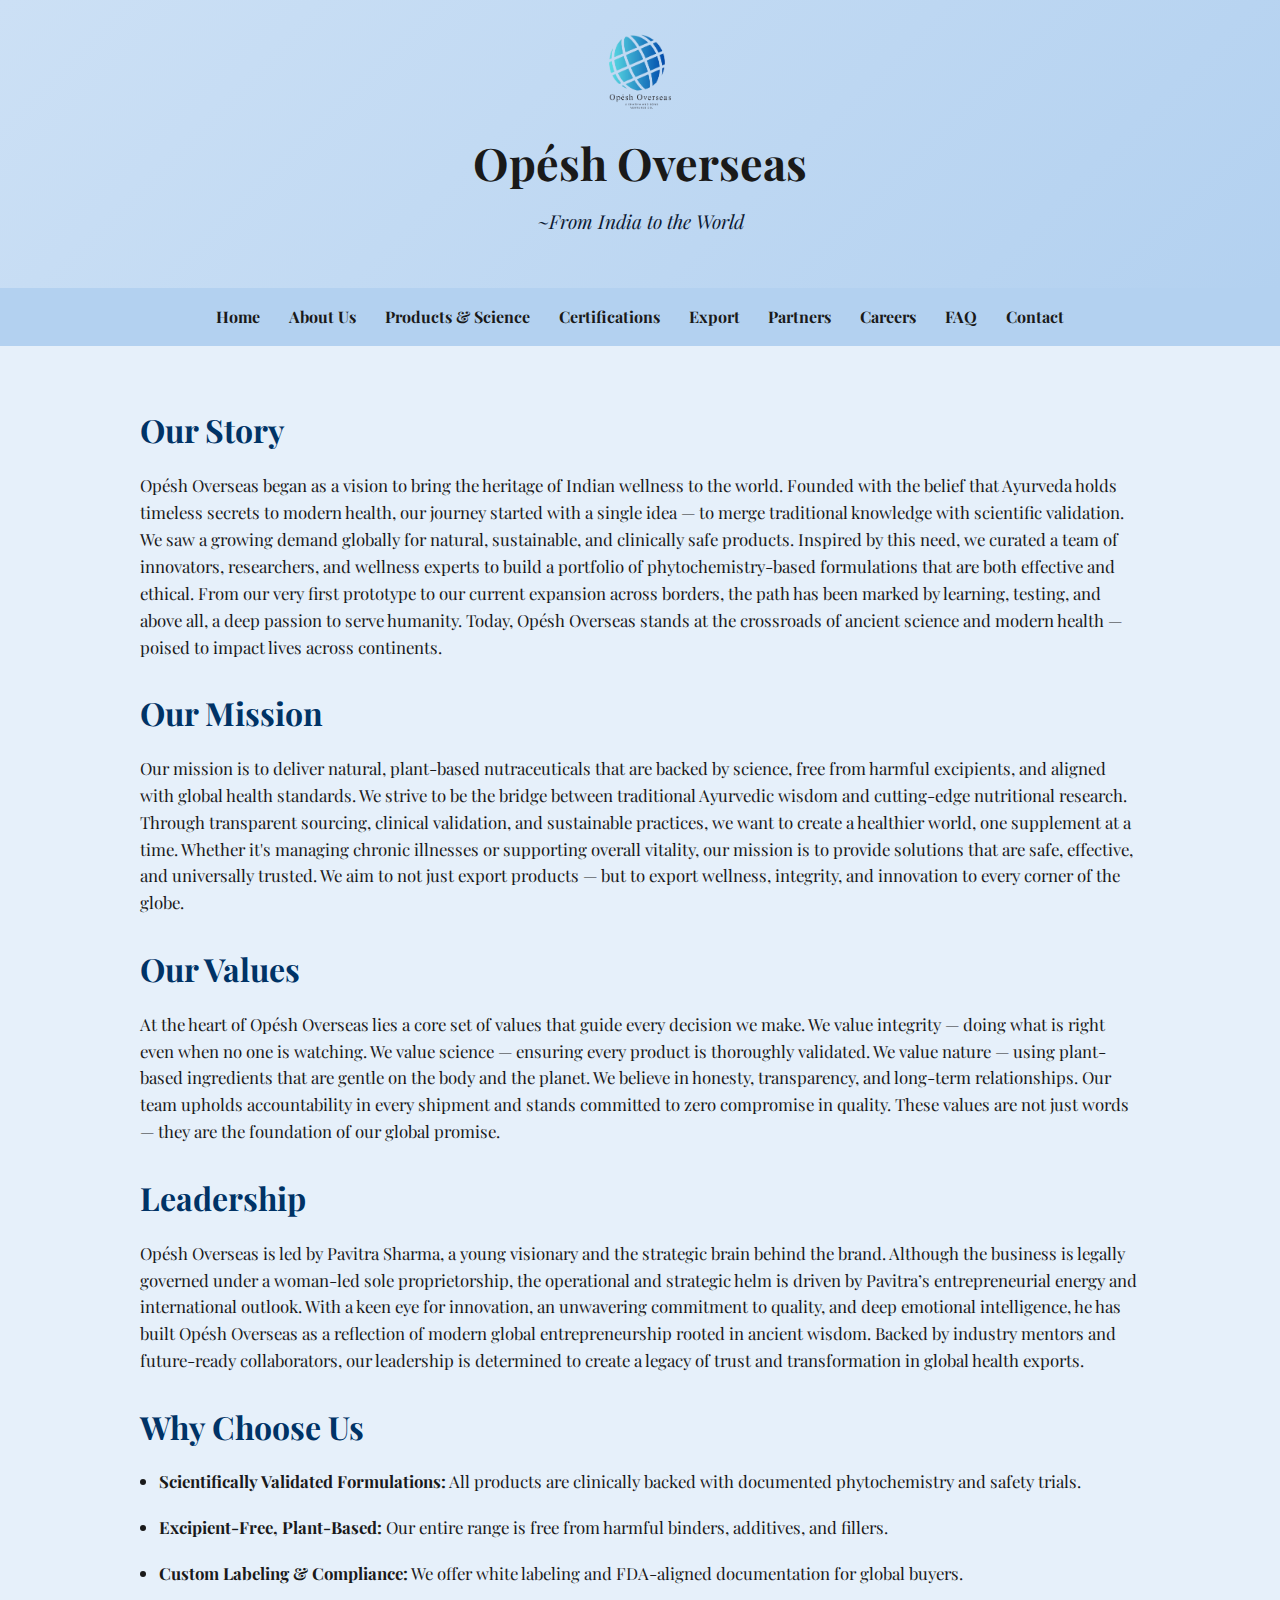
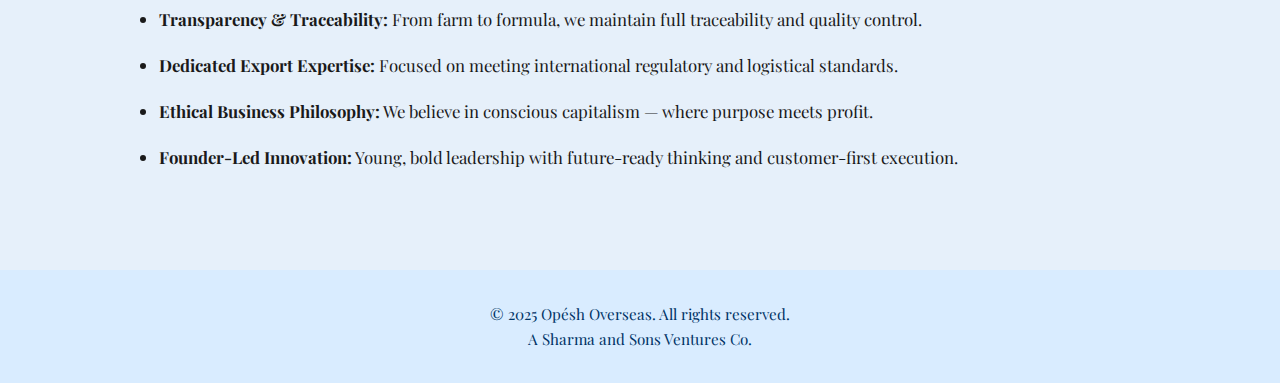
<file: about.html>
<!DOCTYPE html>
<html lang="en">
<head>
  <meta charset="UTF-8" />
  <meta name="viewport" content="width=device-width, initial-scale=1.0"/>
  <title>About Us | Opésh Overseas</title>
  <link rel="preconnect" href="https://fonts.googleapis.com"/>
  <link rel="preconnect" href="https://fonts.gstatic.com" crossorigin/>
  <link href="https://fonts.googleapis.com/css2?family=Playfair+Display:wght@400;600&display=swap" rel="stylesheet"/>
  <style>
    body {
      font-family: 'Playfair Display', serif;
      background-color: #e6f0fa;
      margin: 0;
      padding: 0;
      color: #1a1a1a;
      line-height: 1.6;
    }

    /* HEADER */
    header {
      background: linear-gradient(135deg, #cce0f5, #b3d1f0);
      padding: 2rem;
      text-align: center;
      box-shadow: 0 3px 8px rgba(0,0,0,0.1);
    }

    header img {
      height: 80px;
      margin-bottom: 0.5rem;
    }

    header h1 {
      font-size: 2.8rem;
      margin: 0;
    }

    header p {
      font-size: 1.2rem;
      font-style: italic;
      margin-top: 0.5rem;
      color: #0d1a33;
    }

    /* NAVIGATION */
    nav {
      background-color: #b3d1f0;
      display: flex;
      justify-content: center;
      gap: 1.8rem;
      padding: 1rem;
      flex-wrap: wrap;
    }

    nav a {
      text-decoration: none;
      font-weight: bold;
      color: #1a1a1a;
      transition: color 0.3s;
    }

    nav a:hover {
      color: #004080;
    }

    /* HAMBURGER MENU (MOBILE) */
    .menu-toggle {
      display: none;
      flex-direction: column;
      cursor: pointer;
      position: absolute;
      top: 1.2rem;
      right: 1.5rem;
    }

    .menu-toggle div {
      width: 25px;
      height: 3px;
      background: #1a1a1a;
      margin: 4px 0;
      transition: 0.4s;
    }

    .nav-links {
      display: flex;
      justify-content: center;
      gap: 1.8rem;
      flex-wrap: wrap;
    }

    .nav-links.active {
      display: block;
      text-align: center;
      padding: 1rem;
    }

    /* CONTENT */
    section {
      padding: 2rem;
      max-width: 1000px;
      margin: auto;
    }

    section h2 {
      font-size: 2rem;
      margin-bottom: 1rem;
      color: #003366;
    }

    section p, li {
      font-size: 1.05rem;
      line-height: 1.6;
      margin-bottom: 1.2rem;
    }

    ul {
      padding-left: 1.2rem;
    }

    /* FOOTER */
    footer {
      background-color: #d9ecff;
      text-align: center;
      padding: 2rem 1rem;
      font-size: 0.95rem;
      color: #003366;
      margin-top: 3rem;
    }

    footer a {
      color: #004080;
      text-decoration: none;
      margin: 0 0.5rem;
    }

    footer a:hover {
      text-decoration: underline;
    }

    /* RESPONSIVE */
    @media screen and (max-width: 768px) {
      header h1 {
        font-size: 2rem;
      }

      header p {
        font-size: 1rem;
      }

      .menu-toggle {
        display: flex;
      }

      .nav-links {
        display: none;
        flex-direction: column;
        gap: 1rem;
        background-color: #b3d1f0;
      }

      nav {
        flex-direction: column;
        padding: 0.5rem 1rem;
      }

      nav a {
        font-size: 1rem;
        display: block;
        padding: 0.5rem 0;
      }

      section {
        padding: 1.5rem 1rem;
      }

      section h2 {
        font-size: 1.6rem;
      }

      section p, li {
        font-size: 1rem;
      }

      footer {
        font-size: 0.85rem;
        padding: 1.5rem 1rem;
      }
    }
  </style>
</head>
<body>
  <header>
    <div class="header-content">
      <img src="logo.png" alt="Opésh Overseas Logo" />
      <h1>Opésh Overseas</h1>
      <p>~From India to the World</p>
    </div>
  </header>

  <!-- HAMBURGER TOGGLE -->
  <div class="menu-toggle" onclick="document.querySelector('.nav-links').classList.toggle('active')">
    <div></div>
    <div></div>
    <div></div>
  </div>

  <!-- NAV LINKS -->
  <nav>
    <div class="nav-links">
      <a href="index.html">Home</a>
      <a href="about.html">About Us</a>
      <a href="products.html">Products & Science</a>
      <a href="certifications.html">Certifications</a>
      <a href="export.html">Export</a>
      <a href="partners.html">Partners</a>
      <a href="careers.html">Careers</a>
      <a href="faq.html">FAQ</a>
      <a href="contact.html">Contact</a>
    </div>
  </nav>

  <!-- MAIN CONTENT -->
  <section>
    <h2>Our Story</h2>
    <p>Opésh Overseas began as a vision to bring the heritage of Indian wellness to the world. Founded with the belief that Ayurveda holds timeless secrets to modern health, our journey started with a single idea — to merge traditional knowledge with scientific validation. We saw a growing demand globally for natural, sustainable, and clinically safe products. Inspired by this need, we curated a team of innovators, researchers, and wellness experts to build a portfolio of phytochemistry-based formulations that are both effective and ethical. From our very first prototype to our current expansion across borders, the path has been marked by learning, testing, and above all, a deep passion to serve humanity. Today, Opésh Overseas stands at the crossroads of ancient science and modern health — poised to impact lives across continents.</p>

    <h2>Our Mission</h2>
    <p>Our mission is to deliver natural, plant-based nutraceuticals that are backed by science, free from harmful excipients, and aligned with global health standards. We strive to be the bridge between traditional Ayurvedic wisdom and cutting-edge nutritional research. Through transparent sourcing, clinical validation, and sustainable practices, we want to create a healthier world, one supplement at a time. Whether it's managing chronic illnesses or supporting overall vitality, our mission is to provide solutions that are safe, effective, and universally trusted. We aim to not just export products — but to export wellness, integrity, and innovation to every corner of the globe.</p>

    <h2>Our Values</h2>
    <p>At the heart of Opésh Overseas lies a core set of values that guide every decision we make. We value integrity — doing what is right even when no one is watching. We value science — ensuring every product is thoroughly validated. We value nature — using plant-based ingredients that are gentle on the body and the planet. We believe in honesty, transparency, and long-term relationships. Our team upholds accountability in every shipment and stands committed to zero compromise in quality. These values are not just words — they are the foundation of our global promise.</p>

    <h2>Leadership</h2>
    <p>Opésh Overseas is led by Pavitra Sharma, a young visionary and the strategic brain behind the brand. Although the business is legally governed under a woman-led sole proprietorship, the operational and strategic helm is driven by Pavitra’s entrepreneurial energy and international outlook. With a keen eye for innovation, an unwavering commitment to quality, and deep emotional intelligence, he has built Opésh Overseas as a reflection of modern global entrepreneurship rooted in ancient wisdom. Backed by industry mentors and future-ready collaborators, our leadership is determined to create a legacy of trust and transformation in global health exports.</p>

    <h2>Why Choose Us</h2>
    <ul>
      <li><strong>Scientifically Validated Formulations:</strong> All products are clinically backed with documented phytochemistry and safety trials.</li>
      <li><strong>Excipient-Free, Plant-Based:</strong> Our entire range is free from harmful binders, additives, and fillers.</li>
      <li><strong>Custom Labeling & Compliance:</strong> We offer white labeling and FDA-aligned documentation for global buyers.</li>
      <li><strong>Transparency & Traceability:</strong> From farm to formula, we maintain full traceability and quality control.</li>
      <li><strong>Dedicated Export Expertise:</strong> Focused on meeting international regulatory and logistical standards.</li>
      <li><strong>Ethical Business Philosophy:</strong> We believe in conscious capitalism — where purpose meets profit.</li>
      <li><strong>Founder-Led Innovation:</strong> Young, bold leadership with future-ready thinking and customer-first execution.</li>
    </ul>
  </section>

  <!-- FOOTER -->
  <footer>
    © 2025 Opésh Overseas. All rights reserved. 
    <br/>
    A Sharma and Sons Ventures Co.
  </footer>
</body>
</html>
</file>
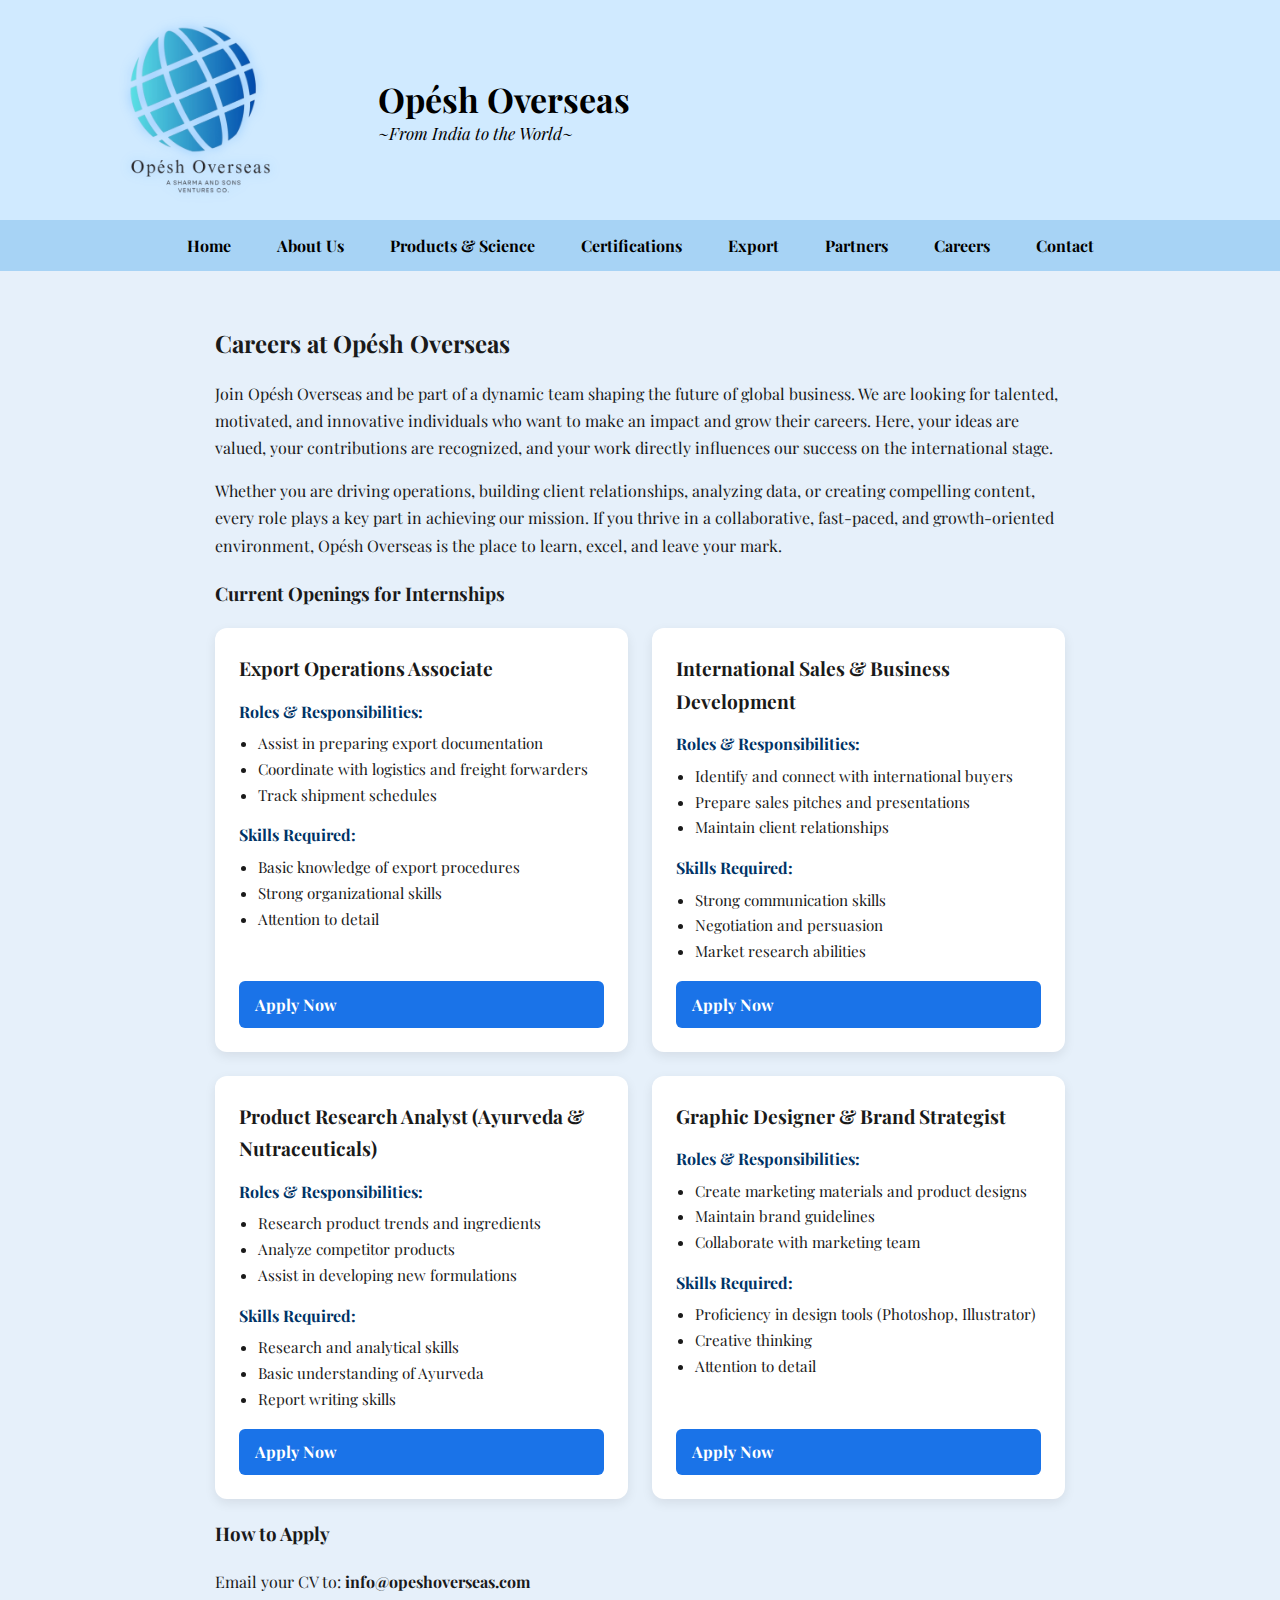
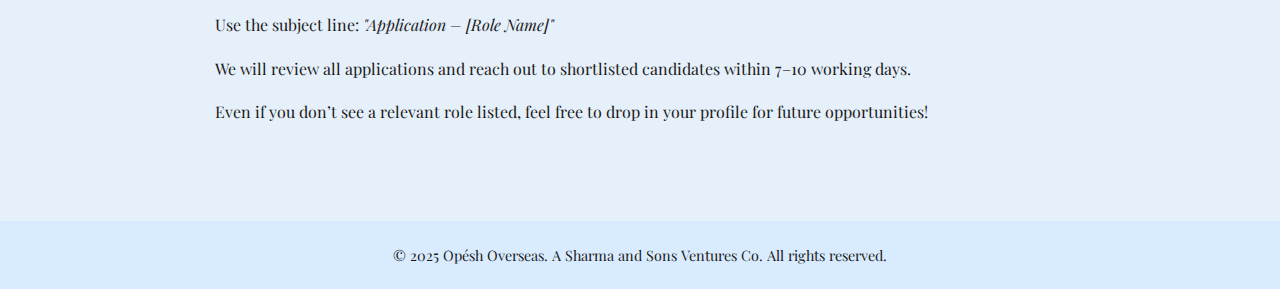
<file: careers.html>
<!DOCTYPE html>
<html lang="en">
<head>
  <meta charset="UTF-8" />
  <meta name="viewport" content="width=device-width, initial-scale=1.0" />
  <title>Careers | Opésh Overseas</title>
  <link rel="preconnect" href="https://fonts.googleapis.com">
  <link rel="preconnect" href="https://fonts.gstatic.com" crossorigin>
  <link href="https://fonts.googleapis.com/css2?family=Playfair+Display:wght@400;600&display=swap" rel="stylesheet">
  <style>
    body {
      font-family: 'Playfair Display', serif;
      background-color: #e6f0fa;
      margin: 0;
      padding: 0;
      color: #1a1a1a;
    }

    /* ===== Header ===== */
    header {
      background-color: #d0eaff;
      padding: 20px;
      position: relative;
      text-align: left;
    }
    header > div {
      display: flex;
      align-items: center;
      gap: 18px;
      max-width: 1200px;
      margin: 0 auto 0 20px;
    }
    header img {
      height: 180px;
      width: auto;
      filter: drop-shadow(0 0 6px rgba(0,128,255,0.3));
    }
    header h1 {
      margin: 0;
      font-size: 34px;
      color: #000;
    }
    header p {
      margin: 0;
      font-size: 17px;
      font-style: italic;
      color: #000;
    }

    /* ===== Desktop Nav ===== */
    .desktop-nav {
      display: flex;
      justify-content: center;
      gap: 30px;
      background-color: #a7d3f5;
      padding: 10px 0;
    }
    .desktop-nav a {
      text-decoration: none;
      font-weight: bold;
      color: #000;
      font-size: 16px;
      position: relative;
      padding: 5px 8px;
    }
    .desktop-nav a::after {
      content: '';
      position: absolute;
      left: 0;
      bottom: -4px;
      width: 100%;
      height: 2px;
      background-color: #007acc;
      transform: scaleX(0);
      transform-origin: right;
      transition: transform 0.4s ease;
    }
    .desktop-nav a:hover { color: #007acc; }
    .desktop-nav a:hover::after { transform: scaleX(1); transform-origin: left; }

    /* ===== Mobile Nav ===== */
    .menu-toggle {
      display: none;
      flex-direction: column;
      justify-content: space-between;
      width: 28px;
      height: 22px;
      background: transparent;
      border: none;
      cursor: pointer;
      position: fixed;
      top: 20px;
      left: 20px;
      z-index: 9999;
    }
    .menu-toggle span {
      display: block;
      height: 3px;
      width: 100%;
      background: #000;
      border-radius: 2px;
      transition: 0.3s;
    }
    .menu-toggle.open span:nth-child(1) {
      transform: rotate(45deg) translate(5px, 5px);
    }
    .menu-toggle.open span:nth-child(2) { opacity: 0; }
    .menu-toggle.open span:nth-child(3) {
      transform: rotate(-45deg) translate(6px, -6px);
    }

    .nav-links {
      display: flex;
      flex-direction: column;
      align-items: center;
      text-align: center;
      max-height: 0;
      overflow: hidden;
      transition: max-height 0.3s ease;
      width: 100%;
      background-color: #a7d3f5;
    }
    .nav-links a {
      padding: 10px 20px;
      font-weight: bold;
      color: #000;
      text-decoration: none;
    }
    .nav-links a:hover { color: #007acc; }
    .nav-links.show { max-height: 500px; }

    /* ===== Careers Page ===== */
    .careers-page {
      padding: 2rem;
      max-width: 1000px;
      margin: 0 auto;
    }
    .careers-content { max-width: 850px; margin: 0 auto; line-height: 1.7; }
    .career-title { margin-bottom: 1rem; white-space: nowrap; }

    /* Cards Grid */
    .openings-grid {
      display: grid;
      grid-template-columns: repeat(auto-fit, minmax(280px, 1fr));
      gap: 1.5rem;
      margin-top: 1rem;
    }
    .opening-card {
      background-color: #ffffff;
      border-radius: 12px;
      padding: 1.5rem;
      box-shadow: 0 4px 12px rgba(0,0,0,0.08);
      transition: transform 0.2s ease, box-shadow 0.2s ease;
      display: flex;
      flex-direction: column;
      justify-content: space-between;
    }
    .opening-card:hover {
      transform: translateY(-4px);
      box-shadow: 0 6px 18px rgba(0,0,0,0.12);
    }
    .opening-card h4 { margin: 0 0 0.6rem; font-size: 1.2rem; }
    .opening-card h5 { margin: 0.8rem 0 0.4rem; font-size: 1rem; color: #003366; }
    .opening-card ul { margin: 0; padding-left: 1.2rem; font-size: 0.95rem; }

    .apply-btn {
      display: inline-block;
      margin-top: 1rem;
      padding: 0.6rem 1rem;
      background-color: #1a73e8;
      color: white;
      text-decoration: none;
      font-weight: bold;
      border-radius: 6px;
      transition: background-color 0.2s ease;
    }
    .apply-btn:hover { background-color: #145abd; }

    /* ===== Footer ===== */
    footer {
      background-color: #d9ecff;
      text-align: center;
      padding: 1.5rem;
      font-size: 0.9rem;
      margin-top: 3rem;
    }

    /* ===== Responsive ===== */
    @media (max-width: 768px) {
      .desktop-nav { display: none; }
      .menu-toggle { display: flex; }
      header > div { flex-direction: column; text-align: center; gap: 8px; }
      header img { height: 120px; }
      .careers-page { padding: 1.2rem; }
      .career-title { font-size: 1.25rem; }
    }
  </style>
</head>
<body>
  <header>
    <span style="position:absolute;left:-9999px;">Opesh Overseas</span>
    <div>
      <img src="logo.png" alt="Opésh Overseas Logo">
      <div>
        <h1>Opésh Overseas</h1>
        <p>~From India to the World~</p>
      </div>
    </div>
  </header>

  <!-- Desktop Nav -->
  <div class="desktop-nav">
    <a href="index.html">Home</a>
    <a href="about.html">About Us</a>
    <a href="products.html">Products & Science</a>
    <a href="certifications.html">Certifications</a>
    <a href="export.html">Export</a>
    <a href="partners.html">Partners</a>
    <a href="careers.html">Careers</a>
    <a href="contact.html">Contact</a>
  </div>

  <!-- Mobile Nav -->
  <button class="menu-toggle" onclick="toggleMenu(this)">
    <span></span>
    <span></span>
    <span></span>
  </button>
  <div class="nav-links" id="navLinks">
    <a href="index.html">Home</a>
    <a href="about.html">About Us</a>
    <a href="products.html">Products & Science</a>
    <a href="certifications.html">Certifications</a>
    <a href="export.html">Export</a>
    <a href="partners.html">Partners</a>
    <a href="careers.html">Careers</a>
    <a href="faq.html">FAQs</a>
    <a href="contact.html">Contact</a>
  </div>

  <section class="careers-page">
    <div class="careers-content">
      <h2 class="career-title">Careers at Opésh Overseas</h2>

      <p>Join Opésh Overseas and be part of a dynamic team shaping the future of global business. We are looking for talented, motivated, and innovative individuals who want to make an impact and grow their careers. Here, your ideas are valued, your contributions are recognized, and your work directly influences our success on the international stage.</p>

      <p>Whether you are driving operations, building client relationships, analyzing data, or creating compelling content, every role plays a key part in achieving our mission. If you thrive in a collaborative, fast-paced, and growth-oriented environment, Opésh Overseas is the place to learn, excel, and leave your mark.</p>

      <h3>Current Openings for Internships</h3>
      <div class="openings-grid">
        <!-- Opening cards (kept as in your original) -->
        <div class="opening-card">
          <div>
            <h4>Export Operations Associate</h4>
            <h5>Roles & Responsibilities:</h5>
            <ul>
              <li>Assist in preparing export documentation</li>
              <li>Coordinate with logistics and freight forwarders</li>
              <li>Track shipment schedules</li>
            </ul>
            <h5>Skills Required:</h5>
            <ul>
              <li>Basic knowledge of export procedures</li>
              <li>Strong organizational skills</li>
              <li>Attention to detail</li>
            </ul>
          </div>
          <a class="apply-btn" href="mailto:info@opeshoverseas.com?subject=Application%20–%20Export%20Operations%20Associate">Apply Now</a>
        </div>

        <div class="opening-card">
          <div>
            <h4>International Sales & Business Development</h4>
            <h5>Roles & Responsibilities:</h5>
            <ul>
              <li>Identify and connect with international buyers</li>
              <li>Prepare sales pitches and presentations</li>
              <li>Maintain client relationships</li>
            </ul>
            <h5>Skills Required:</h5>
            <ul>
              <li>Strong communication skills</li>
              <li>Negotiation and persuasion</li>
              <li>Market research abilities</li>
            </ul>
          </div>
          <a class="apply-btn" href="mailto:info@opeshoverseas.com?subject=Application%20–%20International%20Sales%20&%20Business%20Development">Apply Now</a>
        </div>

        <div class="opening-card">
          <div>
            <h4>Product Research Analyst (Ayurveda & Nutraceuticals)</h4>
            <h5>Roles & Responsibilities:</h5>
            <ul>
              <li>Research product trends and ingredients</li>
              <li>Analyze competitor products</li>
              <li>Assist in developing new formulations</li>
            </ul>
            <h5>Skills Required:</h5>
            <ul>
              <li>Research and analytical skills</li>
              <li>Basic understanding of Ayurveda</li>
              <li>Report writing skills</li>
            </ul>
          </div>
          <a class="apply-btn" href="mailto:info@opeshoverseas.com?subject=Application%20–%20Product%20Research%20Analyst">Apply Now</a>
        </div>

        <div class="opening-card">
          <div>
            <h4>Graphic Designer & Brand Strategist</h4>
            <h5>Roles & Responsibilities:</h5>
            <ul>
              <li>Create marketing materials and product designs</li>
              <li>Maintain brand guidelines</li>
              <li>Collaborate with marketing team</li>
            </ul>
            <h5>Skills Required:</h5>
            <ul>
              <li>Proficiency in design tools (Photoshop, Illustrator)</li>
              <li>Creative thinking</li>
              <li>Attention to detail</li>
            </ul>
          </div>
          <a class="apply-btn" href="mailto:info@opeshoverseas.com?subject=Application%20–%20Graphic%20Designer%20&%20Brand%20Strategist">Apply Now</a>
        </div>
      </div>

      <div class="apply-section">
        <h3>How to Apply</h3>
        <p>Email your CV to: <strong>info@opeshoverseas.com</strong></p>
        <p>Use the subject line: <em>"Application – [Role Name]"</em></p>
        <p>We will review all applications and reach out to shortlisted candidates within 7–10 working days.</p>
        <p>Even if you don’t see a relevant role listed, feel free to drop in your profile for future opportunities!</p>
      </div>
    </div>
  </section>

  <footer>
    © 2025 Opésh Overseas. A Sharma and Sons Ventures Co. All rights reserved.
  </footer>

  <script>
    function toggleMenu(btn) {
      btn.classList.toggle('open');
      const links = document.getElementById('navLinks');
      if (links) links.classList.toggle('show');
    }
  </script>
</body>
</html>
</file>
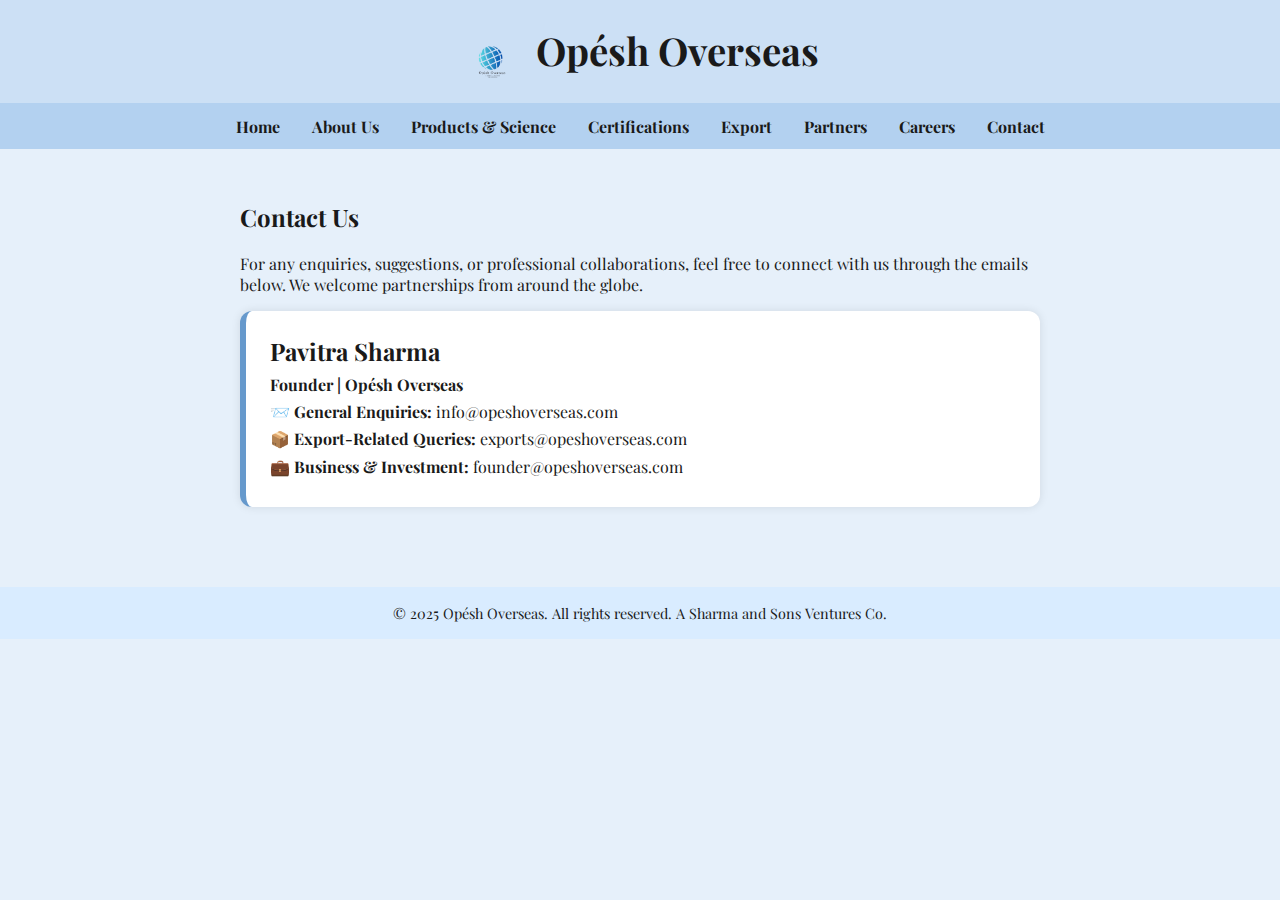
<file: contact.html>
<!DOCTYPE html>
<html lang="en">
<head>
  <meta charset="UTF-8" />
  <meta name="viewport" content="width=device-width, initial-scale=1.0" />
  <title>Contact Us | Opésh Overseas</title>
  <link rel="preconnect" href="https://fonts.googleapis.com" />
  <link rel="preconnect" href="https://fonts.gstatic.com" crossorigin />
  <link href="https://fonts.googleapis.com/css2?family=Playfair+Display:wght@400;600&display=swap" rel="stylesheet" />
  <style>
    body {
      font-family: 'Playfair Display', serif;
      background-color: #e6f0fa;
      margin: 0;
      padding: 0;
      color: #1a1a1a;
    }

    header {
      background-color: #cce0f5;
      padding: 1.5rem;
      text-align: center;
    }

    header img {
      width: 60px;
      vertical-align: middle;
      margin-right: 10px;
    }

    header h1 {
      display: inline;
      font-size: 2.4rem;
    }

    nav {
      background-color: #b3d1f0;
      display: flex;
      justify-content: center;
      gap: 2rem;
      padding: 0.8rem 0;
    }

    nav a {
      text-decoration: none;
      font-weight: bold;
      color: #1a1a1a;
    }

    section {
      padding: 2rem;
      max-width: 800px;
      margin: auto;
    }

    .signature-box {
      background-color: #ffffff;
      border-radius: 12px;
      padding: 1.5rem;
      box-shadow: 0 0 10px rgba(0,0,0,0.1);
      border-left: 6px solid #6699cc;
    }

    .signature-box h3 {
      margin: 0 0 0.4rem;
      font-size: 1.5rem;
    }

    .signature-box p {
      margin: 0.4rem 0;
    }

    footer {
      background-color: #d9ecff;
      text-align: center;
      padding: 1rem;
      margin-top: 3rem;
      font-size: 0.9rem;
    }
  </style>
</head>
<body>
  <header>
    <img src="logo.png" alt="Opésh Overseas Logo" />
    <h1>Opésh Overseas</h1>
  </header>

  <nav>
    <a href="index.html">Home</a>
    <a href="about.html">About Us</a>
    <a href="products.html">Products & Science</a>
    <a href="certifications.html">Certifications</a>
    <a href="export.html">Export</a>
    <a href="partners.html">Partners</a>
    <a href="careers.html">Careers</a>
    <a href="contact.html">Contact</a>
  </nav>

  <section>
    <h2>Contact Us</h2>
    <p>For any enquiries, suggestions, or professional collaborations, feel free to connect with us through the emails below. We welcome partnerships from around the globe.</p>

    <div class="signature-box">
      <h3>Pavitra Sharma</h3>
      <p><strong>Founder | Opésh Overseas</strong></p>
      <p>📨 <strong>General Enquiries:</strong> info@opeshoverseas.com</p>
      <p>📦 <strong>Export-Related Queries:</strong> exports@opeshoverseas.com</p>
      <p>💼 <strong>Business & Investment:</strong> founder@opeshoverseas.com</p>
    </div>
  </section>

  <footer>
    © 2025 Opésh Overseas. All rights reserved. A Sharma and Sons Ventures Co.
  </footer>
</body>
</html>
</file>
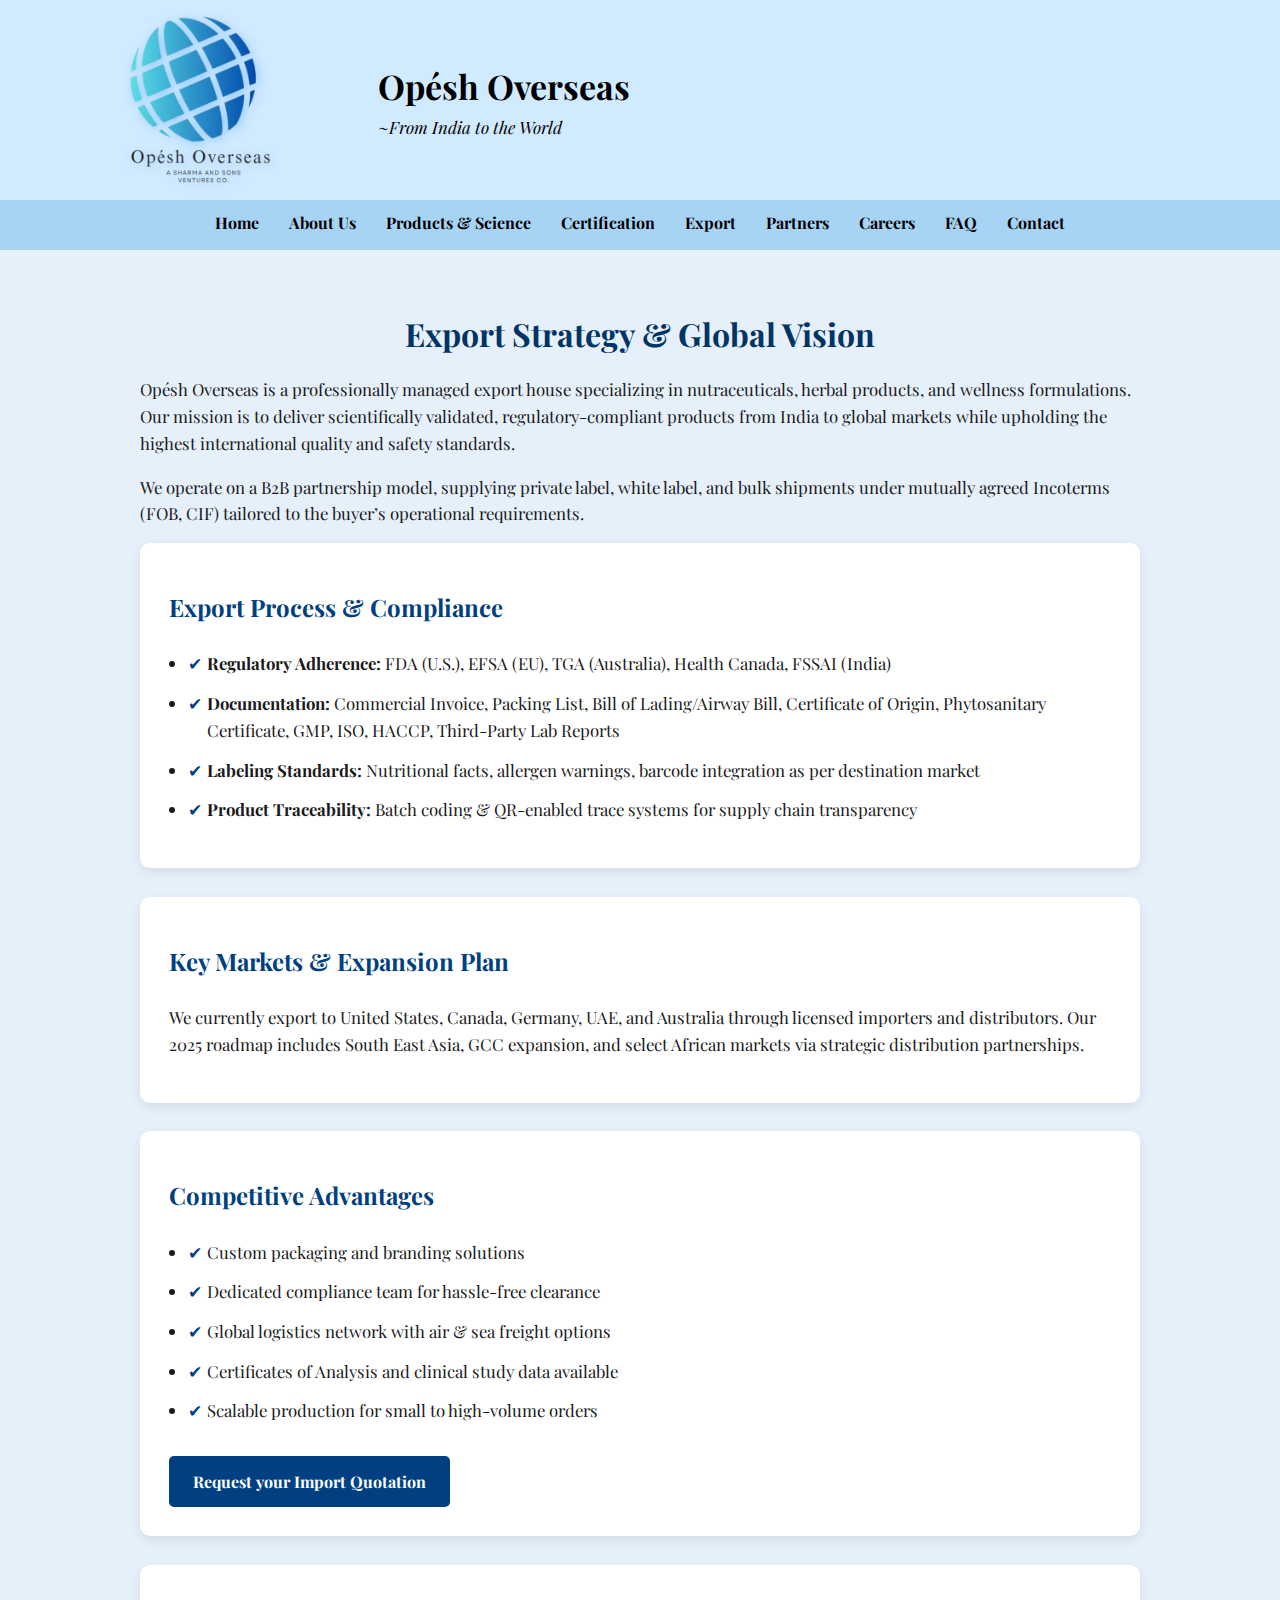
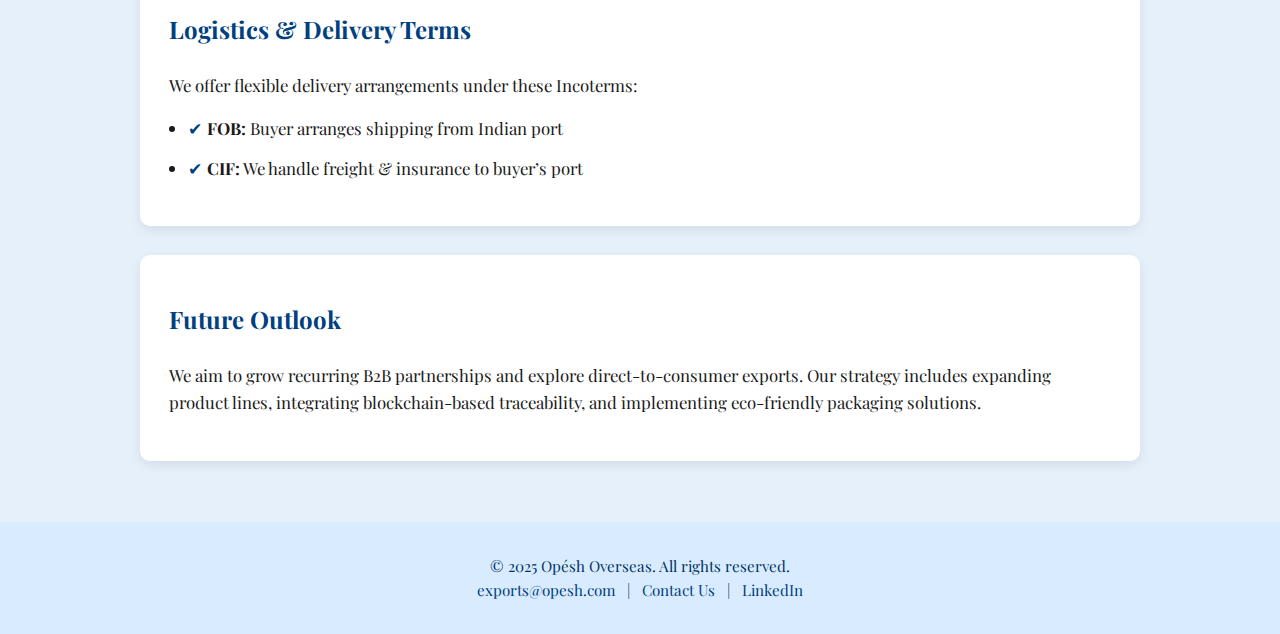
<file: export.html>
<!DOCTYPE html><html lang="en">
<head>
  <meta charset="UTF-8" />
  <meta name="viewport" content="width=device-width, initial-scale=1.0"/>
  <title>Exports | Opésh Overseas</title>
  <link rel="preconnect" href="https://fonts.googleapis.com"/>
  <link rel="preconnect" href="https://fonts.gstatic.com" crossorigin/>
  <link href="https://fonts.googleapis.com/css2?family=Playfair+Display:wght@400;600&display=swap" rel="stylesheet"/>
  <style>
    body {
      font-family: 'Playfair Display', serif;
      background-color: #e6f0fa;
      margin: 0;
      padding: 0;
      color: #1a1a1a;
      line-height: 1.6;
    }/* ---------------- HEADER ---------------- */
header {
  background-color: #d0eaff;
  padding: 10px 20px;
  box-shadow: 0 3px 8px rgba(0,0,0,0.1);
}

.header-content {
  max-width: 1200px;
  margin: 0 auto;
  display: flex;
  align-items: center;
  gap: 18px;
}

.header-content img {
  height: 180px;
  filter: drop-shadow(2px 2px 5px rgba(0,128,255,0.3));
}

.header-text h1 {
  font-size: 34px;
  color: #000000;
  margin: 0;
}

.header-text p {
  font-size: 17px;
  font-style: italic;
  color: #000000;
  margin: 0;
}

/* ---------------- NAVBAR ---------------- */
nav {
  background-color: #a7d3f5;
  display: flex;
  justify-content: center;
  gap: 30px;
  padding: 10px 0;
  flex-wrap: wrap;
}

nav a {
  text-decoration: none;
  font-weight: bold;
  font-size: 16px;
  color: #000;
  position: relative;
  padding-bottom: 4px;
  transition: color 0.3s;
}

nav a::after {
  content: "";
  position: absolute;
  width: 0;
  height: 2px;
  background: #007acc;
  left: 0;
  bottom: 0;
  transition: width 0.3s;
}

nav a:hover {
  color: #007acc;
}

nav a:hover::after {
  width: 100%;
}

/* ---------------- HAMBURGER ---------------- */
.hamburger {
  display: none;
  flex-direction: column;
  cursor: pointer;
  position: absolute;
  top: 15px;
  left: 15px;
}

.hamburger span {
  height: 3px;
  width: 25px;
  background: #000;
  margin: 4px 0;
  border-radius: 2px;
}

.nav-links {
  display: flex;
  justify-content: center;
  gap: 30px;
  flex-wrap: wrap;
}

.nav-links.active {
  display: block;
  text-align: center;
  padding: 10px 0;
}

/* ---------------- SECTION ---------------- */
section {
  padding: 2rem;
  max-width: 1000px;
  margin: auto;
}

.card {
  background-color: #ffffff;
  padding: 1.8rem;
  margin-bottom: 1.8rem;
  border-radius: 10px;
  box-shadow: 0 4px 12px rgba(0,0,0,0.08);
  transition: transform 0.3s;
}

.card:hover {
  transform: translateY(-5px);
}

section h2 {
  font-size: 2rem;
  margin-bottom: 1rem;
  color: #003366;
  text-align: center;
}

section h3 {
  margin-top: 1rem;
  font-size: 1.5rem;
  color: #004080;
}

section p {
  font-size: 1.05rem;
  margin-bottom: 1rem;
}

ul {
  padding-left: 1.2rem;
}

li {
  margin-bottom: 0.8rem;
  font-size: 1.05rem;
  position: relative;
  padding-left: 1.2rem;
}

li::before {
  content: "✔";
  position: absolute;
  left: 0;
  color: #004080;
}

.cta-button {
  display: inline-block;
  padding: 0.8rem 1.5rem;
  margin-top: 1rem;
  background-color: #004080;
  color: #fff;
  border-radius: 5px;
  text-decoration: none;
  font-weight: bold;
  transition: background 0.3s;
}

.cta-button:hover {
  background-color: #00264d;
}

/* ---------------- FOOTER ---------------- */
footer {
  background-color: #d9ecff;
  text-align: center;
  padding: 2rem 1rem;
  font-size: 0.95rem;
  color: #003366;
}

footer a {
  color: #004080;
  text-decoration: none;
  margin: 0 0.5rem;
}

footer a:hover {
  text-decoration: underline;
}

/* ---------------- RESPONSIVE ---------------- */
@media screen and (max-width: 768px) {
  .header-content {
    flex-direction: column;
    text-align: center;
  }

  .header-content img {
    height: 120px;
  }

  .header-text h1 {
    font-size: 26px;
  }

  .header-text p {
    font-size: 14px;
  }

  nav {
    display: block; /* ✅ Keep nav visible on mobile */
  }

  .hamburger {
    display: flex;
  }

  .nav-links {
    display: none;        /* ✅ Hide links by default */
    flex-direction: column;
    gap: 15px;
    text-align: center;
    padding: 10px 0;
  }

  .nav-links.active {
    display: flex;        /* ✅ Show when hamburger toggled */
  }

  nav a {
    font-size: 14px;
    display: block;
    padding: 8px 0;
  }

  section h2 {
    font-size: 1.6rem;
  }

  section h3 {
    font-size: 1.3rem;
  }

  section p, li {
    font-size: 1rem;
  }

  .cta-button {
    padding: 0.7rem 1.2rem;
  }

  footer {
    font-size: 0.85rem;
    padding: 1.5rem 1rem;
  }
}

  </style>
</head>
<body>  <!-- HEADER -->  <header>
    <div class="header-content">
      <img src="logo.png" alt="Opésh Overseas Logo" />
      <div class="header-text">
        <h1>Opésh Overseas</h1>
        <p>~From India to the World</p>
      </div>
    </div>
  </header>  <!-- NAVBAR -->  <div class="hamburger" onclick="document.querySelector('.nav-links').classList.toggle('active')">
    <span></span>
    <span></span>
    <span></span>
  </div>
  <nav>
    <div class="nav-links">
      <a href="index.html">Home</a>
      <a href="about.html">About Us</a>
      <a href="products.html">Products & Science</a>
      <a href="certifications.html">Certification</a>
      <a href="export.html">Export</a>
      <a href="partners.html">Partners</a>
      <a href="careers.html">Careers</a>
      <a href="faq.html">FAQ</a>
      <a href="contact.html">Contact</a>
    </div>
  </nav>  <!-- CONTENT -->  <section>
    <h2>Export Strategy & Global Vision</h2>
    <p>Opésh Overseas is a professionally managed export house specializing in nutraceuticals, herbal products, and wellness formulations. Our mission is to deliver scientifically validated, regulatory-compliant products from India to global markets while upholding the highest international quality and safety standards.</p>
    <p>We operate on a B2B partnership model, supplying private label, white label, and bulk shipments under mutually agreed Incoterms (FOB, CIF) tailored to the buyer’s operational requirements.</p><div class="card">
  <h3>Export Process & Compliance</h3>
  <ul>
    <li><strong>Regulatory Adherence:</strong> FDA (U.S.), EFSA (EU), TGA (Australia), Health Canada, FSSAI (India)</li>
    <li><strong>Documentation:</strong> Commercial Invoice, Packing List, Bill of Lading/Airway Bill, Certificate of Origin, Phytosanitary Certificate, GMP, ISO, HACCP, Third-Party Lab Reports</li>
    <li><strong>Labeling Standards:</strong> Nutritional facts, allergen warnings, barcode integration as per destination market</li>
    <li><strong>Product Traceability:</strong> Batch coding & QR-enabled trace systems for supply chain transparency</li>
  </ul>
</div>

<div class="card">
  <h3>Key Markets & Expansion Plan</h3>
  <p>We currently export to United States, Canada, Germany, UAE, and Australia through licensed importers and distributors. Our 2025 roadmap includes South East Asia, GCC expansion, and select African markets via strategic distribution partnerships.</p>
</div>

<div class="card">
  <h3>Competitive Advantages</h3>
  <ul>
    <li>Custom packaging and branding solutions</li>
    <li>Dedicated compliance team for hassle-free clearance</li>
    <li>Global logistics network with air & sea freight options</li>
    <li>Certificates of Analysis and clinical study data available</li>
    <li>Scalable production for small to high-volume orders</li>
  </ul>
  <a href="contact.html" class="cta-button">Request your Import Quotation</a>
</div>

<div class="card">
  <h3>Logistics & Delivery Terms</h3>
  <p>We offer flexible delivery arrangements under these Incoterms:</p>
  <ul>
    <li><strong>FOB:</strong> Buyer arranges shipping from Indian port</li>
    <li><strong>CIF:</strong> We handle freight & insurance to buyer’s port</li>
  </ul>
</div>

<div class="card">
  <h3>Future Outlook</h3>
  <p>We aim to grow recurring B2B partnerships and explore direct-to-consumer exports. Our strategy includes expanding product lines, integrating blockchain-based traceability, and implementing eco-friendly packaging solutions.</p>
</div>

  </section>  <!-- FOOTER -->  <footer>
    © 2025 Opésh Overseas. All rights reserved. 
    <br/>
    <a href="mailto:exports@opesh.com">exports@opesh.com</a> | 
    <a href="contact.html">Contact Us</a> | 
    <a href="https://linkedin.com/company/opesh-overseas" target="_blank">LinkedIn</a>
  </footer></body>
</html>
</file>
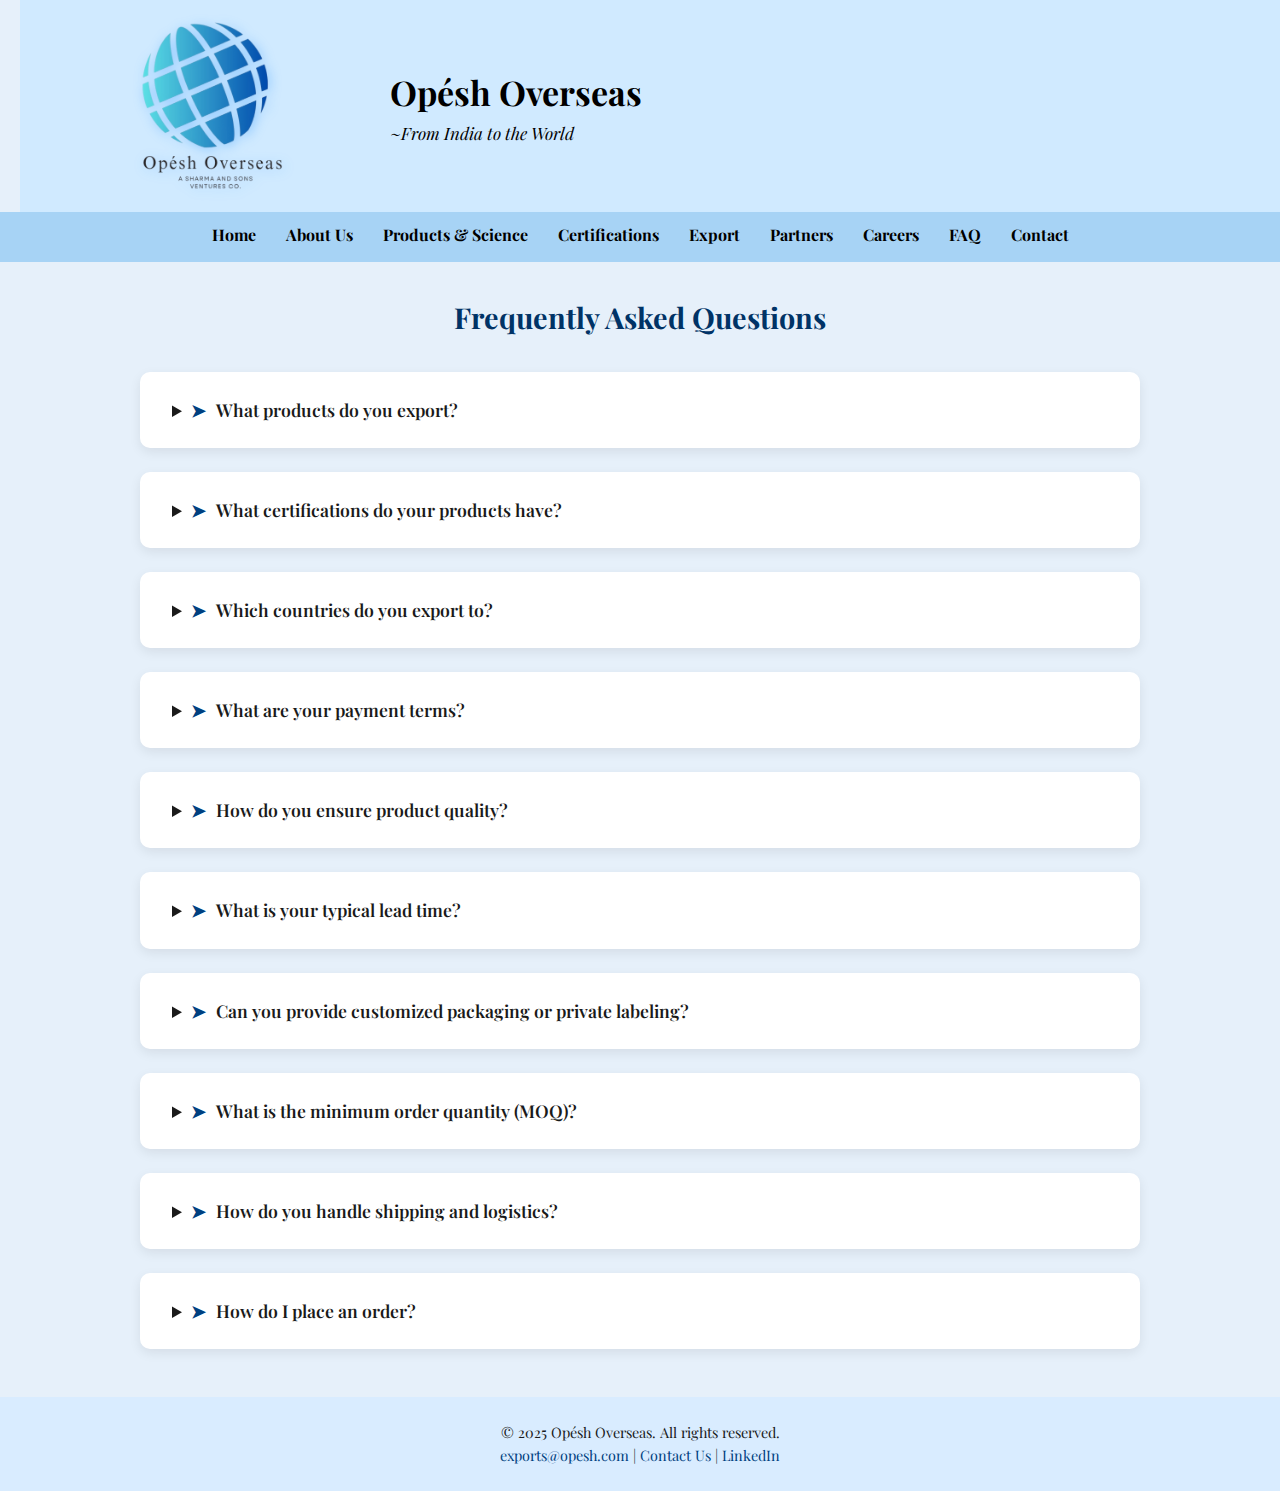
<file: faq.html>
<!DOCTYPE html>
<html lang="en">
<head>
<meta charset="UTF-8" />
<meta name="viewport" content="width=device-width, initial-scale=1.0"/>
<title>FAQs | Opésh Overseas</title>
<link rel="preconnect" href="https://fonts.googleapis.com"/>
<link rel="preconnect" href="https://fonts.gstatic.com" crossorigin/>
<link href="https://fonts.googleapis.com/css2?family=Playfair+Display:wght@400;600&display=swap" rel="stylesheet"/>
<style>
  body {
    font-family: 'Playfair Display', serif;
    background-color: #e6f0fa;
    margin: 0;
    padding: 0;
    color: #1a1a1a;
    line-height: 1.6;
  }

  /* ===== HEADER ===== */
  header {
    background-color: #d0eaff;
    padding: 1rem 2rem;
    display: flex;
    align-items: center;
    gap: 18px;
    max-width: 1200px;
    margin: 0 auto 0 20px;
    position: relative;
  }

  header img {
    height: 180px;
    width: auto;
    filter: drop-shadow(2px 2px 6px rgba(0,128,255,0.3));
  }

  .header-text {
    display: flex;
    flex-direction: column;
    justify-content: center;
  }

  .header-text h1 {
    font-size: 34px;
    margin: 0;
    color: #000;
  }

  .header-text p {
    font-size: 17px;
    margin: 0;
    font-style: italic;
    color: #000;
  }

  /* ===== DESKTOP NAV ===== */
  nav.desktop-nav {
    background-color: #a7d3f5;
    display: flex;
    justify-content: center;
    gap: 30px;
    padding: 10px 0;
  }

  nav.desktop-nav a {
    text-decoration: none;
    font-weight: bold;
    font-size: 16px;
    color: #000;
    position: relative;
    padding-bottom: 4px;
  }

  nav.desktop-nav a::after {
    content: '';
    position: absolute;
    width: 0;
    height: 2px;
    background: #007acc;
    left: 0;
    bottom: -3px;
    transition: width 0.3s ease;
  }

  nav.desktop-nav a:hover::after { width: 100%; }
  nav.desktop-nav a:hover { color: #007acc; }

  /* ===== MOBILE NAV ===== */
  .menu-toggle {
    position: absolute;
    top: 15px;
    left: 15px;
    display: none;
    flex-direction: column;
    justify-content: space-between;
    width: 28px;
    height: 22px;
    background: none;
    border: none;
    cursor: pointer;
    z-index: 1000;
  }

  .menu-toggle span {
    display: block;
    width: 100%;
    height: 3px;
    background: #000;
    border-radius: 2px;
    transition: all 0.3s ease;
  }

  .menu-toggle.open span:nth-child(1) { transform: rotate(45deg) translate(5px,5px); }
  .menu-toggle.open span:nth-child(2) { opacity: 0; }
  .menu-toggle.open span:nth-child(3) { transform: rotate(-45deg) translate(6px,-6px); }

  .mobile-menu {
    display: none;
    flex-direction: column;
    position: absolute;
    top: 100%;
    left: 0;
    width: 100%;
    background: #a7d3f5;
    padding: 10px 0;
    text-align: center;
    z-index: 999;
  }

  .mobile-menu a {
    padding: 12px;
    font-weight: bold;
    font-size: 15px;
    color: #000;
    text-decoration: none;
    display: block;
  }

  .mobile-menu a:hover { color: #007acc; background: #99c2e6; }

  /* ===== CONTENT ===== */
  main {
    max-width: 1000px;
    margin: 2rem auto;
    padding: 0 20px;
  }

  h2 { text-align: center; font-size: 1.8rem; margin-bottom: 2rem; color: #003366; }

  .faq-card {
    background: #ffffff;
    padding: 1.5rem 2rem;
    margin-bottom: 1.5rem;
    border-radius: 10px;
    box-shadow: 0 4px 12px rgba(0,0,0,0.08);
  }

  details { cursor: pointer; }
  summary {
    font-weight: 600;
    font-size: 1.1rem;
    outline: none;
  }

  summary::-webkit-details-marker { display: none; }
  details summary::before {
    content: "➤";
    display: inline-block;
    margin-right: 10px;
    transition: transform 0.3s ease;
    color: #004080;
  }

  details[open] summary::before { transform: rotate(90deg); }

  details p {
    margin-top: 10px;
    font-size: 1rem;
    line-height: 1.5;
    color: #444;
  }

  /* ===== FOOTER ===== */
  footer {
    background-color: #d9ecff;
    text-align: center;
    padding: 1.5rem;
    font-size: 0.9rem;
    margin-top: 3rem;
  }

  footer a { color: #004080; text-decoration: none; }
  footer a:hover { text-decoration: underline; }

  /* ===== RESPONSIVE ===== */
  @media screen and (max-width: 768px){
    header { flex-direction: column; align-items: center; margin-left:0; }
    header img { height: 120px; }
    .header-text h1 { font-size: 26px; }
    .header-text p { font-size: 15px; }

    nav.desktop-nav { display: none; }
    .menu-toggle { display: flex; }

    .mobile-menu.show { display: flex; }
  }
</style>
</head>
<body>

<header>
  <img src="logo.png" alt="Opésh Overseas Logo"/>
  <div class="header-text">
    <h1>Opésh Overseas</h1>
    <p>~From India to the World</p>
  </div>

  <!-- Hamburger for Mobile -->
  <button class="menu-toggle" id="hamburger">
    <span></span>
    <span></span>
    <span></span>
  </button>

  <div class="mobile-menu" id="mobileMenu">
    <a href="index.html">Home</a>
    <a href="about.html">About Us</a>
    <a href="products.html">Products & Science</a>
    <a href="certifications.html">Certifications</a>
    <a href="export.html">Export</a>
    <a href="partners.html">Partners</a>
    <a href="careers.html">Careers</a>
    <a href="faq.html">FAQ</a>
    <a href="contact.html">Contact</a>
  </div>
</header>

<!-- Desktop Nav -->
<nav class="desktop-nav">
  <a href="index.html">Home</a>
  <a href="about.html">About Us</a>
  <a href="products.html">Products & Science</a>
  <a href="certifications.html">Certifications</a>
  <a href="export.html">Export</a>
  <a href="partners.html">Partners</a>
  <a href="careers.html">Careers</a>
  <a href="faq.html">FAQ</a>
  <a href="contact.html">Contact</a>
</nav>

<main>
  <h2>Frequently Asked Questions</h2>

  <div class="faq-card">
    <details>
      <summary>What products do you export?</summary>
      <p>We export high-quality Ayurvedic and herbal products, including nutraceuticals, dietary supplements, herbal powders, oils, and wellness items sourced from trusted Indian manufacturers.</p>
    </details>
  </div>

  <div class="faq-card">
    <details>
      <summary>What certifications do your products have?</summary>
      <p>Our products comply with GMP, ISO 22000, HACCP standards, and come with third-party lab test reports, Certificates of Analysis (COA), and Material Safety Data Sheets (MSDS). FDA registration is also available for exports to the USA.</p>
    </details>
  </div>

  <div class="faq-card">
    <details>
      <summary>Which countries do you export to?</summary>
      <p>Currently, we focus on markets in the USA, Europe, and the Middle East, with plans to expand globally.</p>
    </details>
  </div>

  <div class="faq-card">
    <details>
      <summary>What are your payment terms?</summary>
      <p>We generally accept payments via wire transfer (T/T) with a 30% advance and 70% before shipment. Terms can be customized based on buyer-supplier agreements.</p>
    </details>
  </div>

  <div class="faq-card">
    <details>
      <summary>How do you ensure product quality?</summary>
      <p>We partner with certified manufacturers and conduct rigorous quality checks including lab testing and compliance audits before shipment.</p>
    </details>
  </div>

  <div class="faq-card">
    <details>
      <summary>What is your typical lead time?</summary>
      <p>Order processing and packaging typically take 7-10 business days. Shipping duration varies by destination and mode of transport.</p>
    </details>
  </div>

  <div class="faq-card">
    <details>
      <summary>Can you provide customized packaging or private labeling?</summary>
      <p>Yes, we offer OEM and private label packaging solutions tailored to client requirements.</p>
    </details>
  </div>

  <div class="faq-card">
    <details>
      <summary>What is the minimum order quantity (MOQ)?</summary>
      <p>MOQs vary by product but generally start from 500 units. Please contact us for specific product MOQ details.</p>
    </details>
  </div>

  <div class="faq-card">
    <details>
      <summary>How do you handle shipping and logistics?</summary>
      <p>We coordinate with trusted freight forwarders and shipping agents to ensure timely delivery. We handle all export documentation for smooth customs clearance.</p>
    </details>
  </div>

  <div class="faq-card">
    <details>
      <summary>How do I place an order?</summary>
      <p>Please contact us via email or phone with your product requirements, and our sales team will assist you with quotations and order processing.</p>
    </details>
  </div>
</main>

<footer>
  © 2025 Opésh Overseas. All rights reserved. <br>
  <a href="mailto:exports@opesh.com">exports@opesh.com</a> | 
  <a href="contact.html">Contact Us</a> | 
  <a href="https://linkedin.com/company/opesh-overseas" target="_blank">LinkedIn</a>
</footer>

<script>
  const hamburger = document.getElementById('hamburger');
  const mobileMenu = document.getElementById('mobileMenu');

  hamburger.addEventListener('click', () => {
    hamburger.classList.toggle('open');
    mobileMenu.classList.toggle('show');
  });
</script>

</body>
</html>
</file>
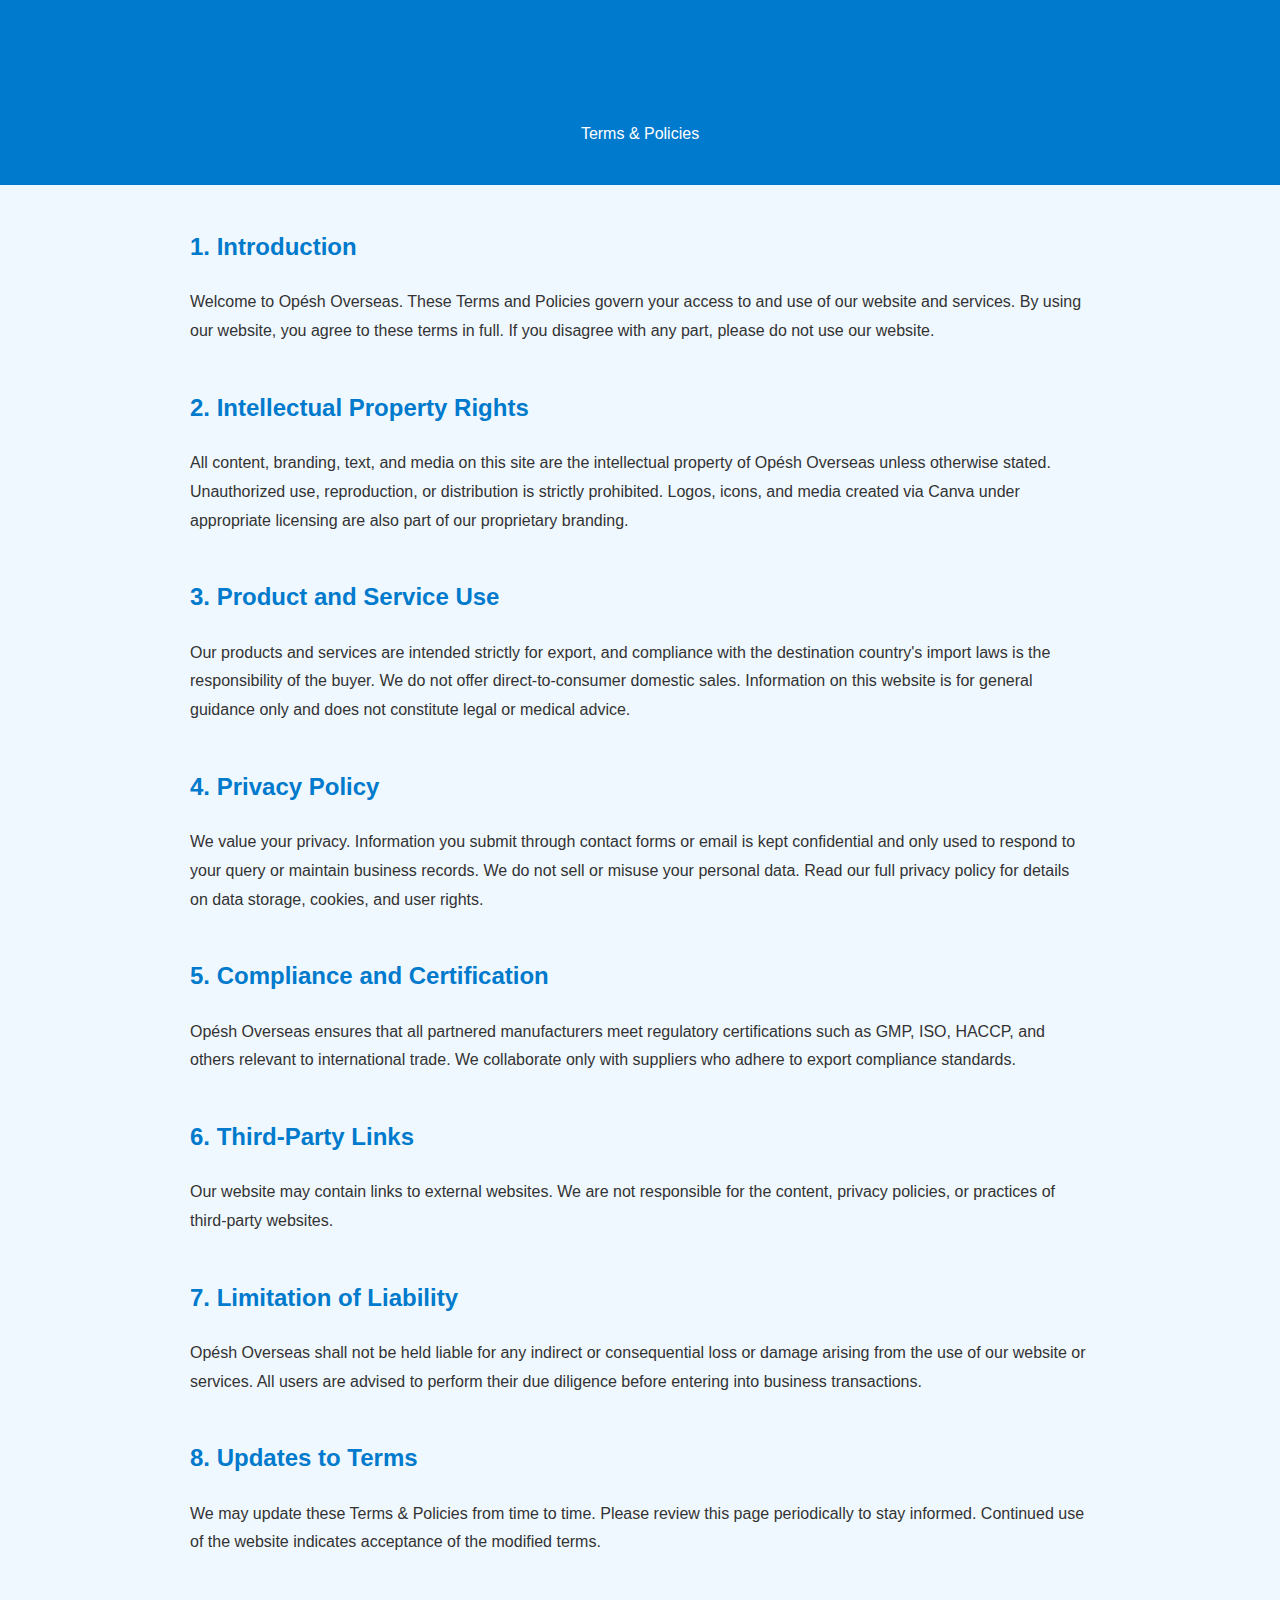
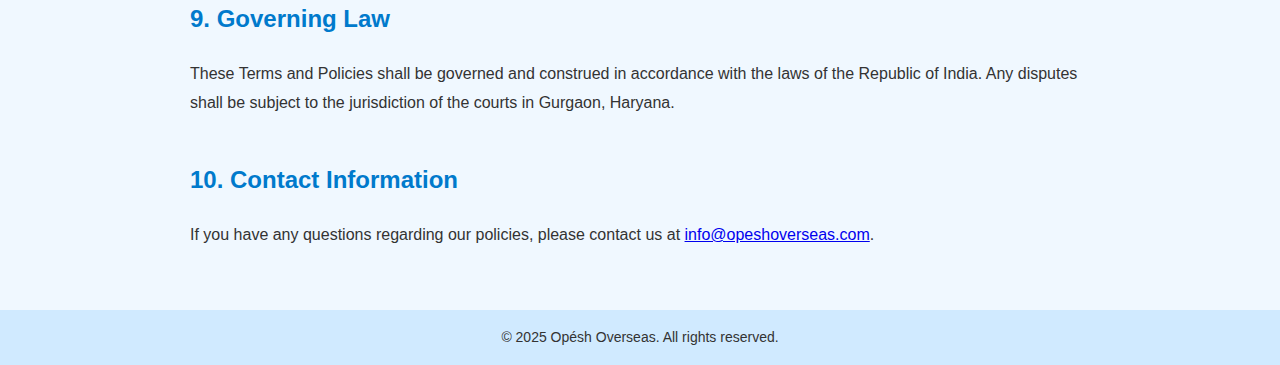
<file: legal.html>
<!DOCTYPE html><html lang="en">
<head>
  <meta charset="UTF-8" />
  <meta name="viewport" content="width=device-width, initial-scale=1.0" />
  <title>Terms & Policies | Opésh Overseas</title>
  <style>
    body {
      font-family: Arial, sans-serif;
      line-height: 1.8;
      margin: 0;
      padding: 0;
      background-color: #f0f8ff;
      color: #333;
    }header {
  background-color: #007acc;
  color: white;
  padding: 20px 0;
  text-align: center;
}

main {
  max-width: 900px;
  margin: 40px auto;
  padding: 0 20px;
}

h1, h2 {
  color: #007acc;
}

section {
  margin-bottom: 40px;
}

footer {
  background-color: #d0eaff;
  text-align: center;
  padding: 15px;
  font-size: 14px;
  margin-top: 60px;
}

  </style>
</head>
<body>
  <header>
    <h1>Opésh Overseas</h1>
    <p>Terms & Policies</p>
  </header>  <main>
    <section>
      <h2>1. Introduction</h2>
      <p>Welcome to Opésh Overseas. These Terms and Policies govern your access to and use of our website and services. By using our website, you agree to these terms in full. If you disagree with any part, please do not use our website.</p>
    </section><section>
  <h2>2. Intellectual Property Rights</h2>
  <p>All content, branding, text, and media on this site are the intellectual property of Opésh Overseas unless otherwise stated. Unauthorized use, reproduction, or distribution is strictly prohibited. Logos, icons, and media created via Canva under appropriate licensing are also part of our proprietary branding.</p>
</section>

<section>
  <h2>3. Product and Service Use</h2>
  <p>Our products and services are intended strictly for export, and compliance with the destination country's import laws is the responsibility of the buyer. We do not offer direct-to-consumer domestic sales. Information on this website is for general guidance only and does not constitute legal or medical advice.</p>
</section>

<section>
  <h2>4. Privacy Policy</h2>
  <p>We value your privacy. Information you submit through contact forms or email is kept confidential and only used to respond to your query or maintain business records. We do not sell or misuse your personal data. Read our full privacy policy for details on data storage, cookies, and user rights.</p>
</section>

<section>
  <h2>5. Compliance and Certification</h2>
  <p>Opésh Overseas ensures that all partnered manufacturers meet regulatory certifications such as GMP, ISO, HACCP, and others relevant to international trade. We collaborate only with suppliers who adhere to export compliance standards.</p>
</section>

<section>
  <h2>6. Third-Party Links</h2>
  <p>Our website may contain links to external websites. We are not responsible for the content, privacy policies, or practices of third-party websites.</p>
</section>

<section>
  <h2>7. Limitation of Liability</h2>
  <p>Opésh Overseas shall not be held liable for any indirect or consequential loss or damage arising from the use of our website or services. All users are advised to perform their due diligence before entering into business transactions.</p>
</section>

<section>
  <h2>8. Updates to Terms</h2>
  <p>We may update these Terms & Policies from time to time. Please review this page periodically to stay informed. Continued use of the website indicates acceptance of the modified terms.</p>
</section>

<section>
  <h2>9. Governing Law</h2>
  <p>These Terms and Policies shall be governed and construed in accordance with the laws of the Republic of India. Any disputes shall be subject to the jurisdiction of the courts in Gurgaon, Haryana.</p>
</section>

<section>
  <h2>10. Contact Information</h2>
  <p>If you have any questions regarding our policies, please contact us at <a href="mailto:info@opeshoverseas.com">info@opeshoverseas.com</a>.</p>
</section>

  </main>  <footer>
    &copy; 2025 Opésh Overseas. All rights reserved.
  </footer>
</body>
</html>
</file>
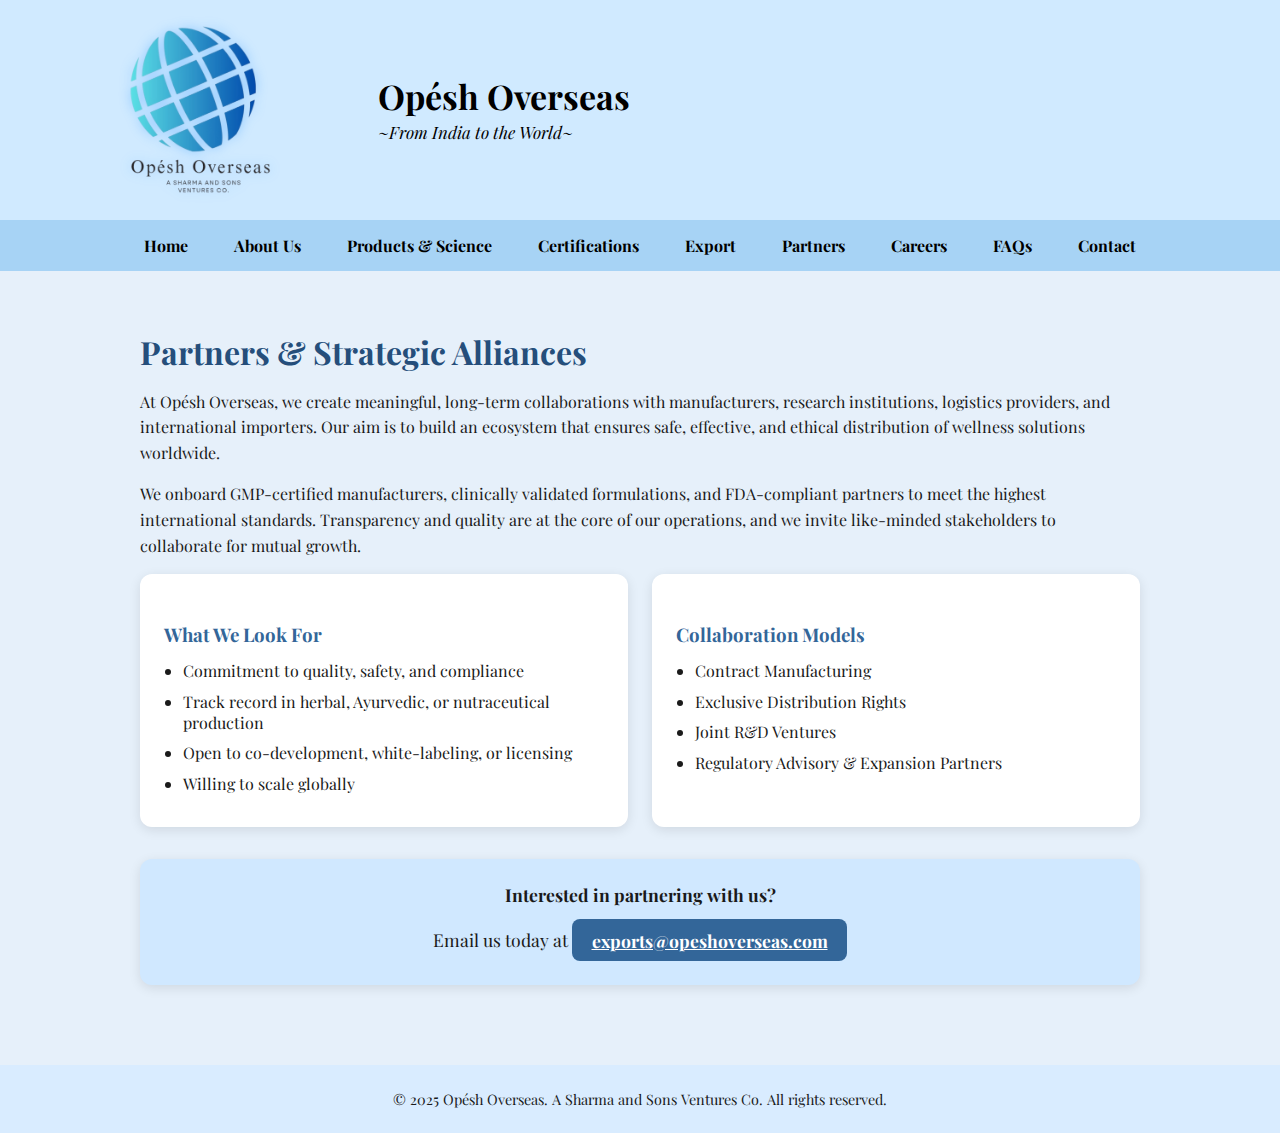
<file: partners.html>
<!DOCTYPE html>
<html lang="en">
<head>
  <meta charset="UTF-8" />
  <meta name="viewport" content="width=device-width, initial-scale=1.0" />
  <title>Partners | Opésh Overseas</title>
  <link rel="preconnect" href="https://fonts.googleapis.com">
  <link rel="preconnect" href="https://fonts.gstatic.com" crossorigin>
  <link href="https://fonts.googleapis.com/css2?family=Playfair+Display:wght@400;600&display=swap" rel="stylesheet">
  <style>
    body {
      font-family: 'Playfair Display', serif;
      background-color: #e6f0fa;
      margin: 0;
      padding: 0;
      color: #1a1a1a;
    }

    /* ===== Header (index identical) ===== */
    header {
      background-color: #d0eaff;
      padding: 20px;
      position: relative;
      text-align: left;
    }
    header > div {
      display: flex;
      align-items: center;
      gap: 18px;
      max-width: 1200px;
      margin: 0 auto 0 20px;
    }
    header img {
      height: 180px;
      width: auto;
      filter: drop-shadow(0 0 6px rgba(0,128,255,0.3));
    }
    header h1 {
      margin: 0;
      font-size: 34px;
      color: #000;
    }
    header p {
      margin: 0;
      font-size: 17px;
      font-style: italic;
      color: #000;
    }

    /* ===== Desktop Nav ===== */
    .desktop-nav {
      display: flex;
      justify-content: center;
      gap: 30px;
      background-color: #a7d3f5;
      padding: 10px 0;
    }
    .desktop-nav a {
      text-decoration: none;
      font-weight: bold;
      color: #000;
      font-size: 16px;
      position: relative;
      padding: 5px 8px;
    }
    .desktop-nav a::after {
      content: '';
      position: absolute;
      left: 0;
      bottom: -4px;
      width: 100%;
      height: 2px;
      background-color: #007acc;
      transform: scaleX(0);
      transform-origin: right;
      transition: transform 0.4s ease;
    }
    .desktop-nav a:hover { color: #007acc; }
    .desktop-nav a:hover::after { transform: scaleX(1); transform-origin: left; }

    /* ===== Mobile Nav ===== */
    .menu-toggle {
      display: none;
      flex-direction: column;
      justify-content: space-between;
      width: 28px;
      height: 22px;
      background: transparent;
      border: none;
      cursor: pointer;
      position: fixed;
      top: 20px;
      left: 20px;
      z-index: 9999;
    }
    .menu-toggle span {
      display: block;
      height: 3px;
      width: 100%;
      background: #000;
      border-radius: 2px;
      transition: 0.3s;
    }
    .menu-toggle.open span:nth-child(1) {
      transform: rotate(45deg) translate(5px, 5px);
    }
    .menu-toggle.open span:nth-child(2) { opacity: 0; }
    .menu-toggle.open span:nth-child(3) {
      transform: rotate(-45deg) translate(6px, -6px);
    }

    .nav-links {
      display: flex;
      flex-direction: column;
      align-items: center;
      text-align: center;
      max-height: 0;
      overflow: hidden;
      transition: max-height 0.3s ease;
      width: 100%;
      background-color: #a7d3f5;
    }
    .nav-links a {
      padding: 10px 20px;
      font-weight: bold;
      color: #000;
      text-decoration: none;
    }
    .nav-links a:hover { color: #007acc; }
    .nav-links.show { max-height: 500px; }

    /* ===== Section ===== */
    section {
      padding: 2rem 1rem;
      max-width: 1000px;
      margin: auto;
    }
    h2 {
      margin-bottom: 1rem;
      font-size: 2rem;
      color: #254e7b;
    }
    h3 {
      margin-top: 1.5rem;
      margin-bottom: 0.8rem;
      color: #336699;
    }
    p {
      margin-bottom: 1rem;
      line-height: 1.6;
    }

    /* Cards */
    .cards-container {
      display: grid;
      grid-template-columns: repeat(auto-fit, minmax(280px, 1fr));
      gap: 1.5rem;
      margin-top: 1rem;
      margin-bottom: 2rem;
    }
    .card {
      background-color: #ffffff;
      padding: 1.5rem;
      border-radius: 12px;
      box-shadow: 0 3px 12px rgba(0,0,0,0.1);
      transition: transform 0.3s ease, box-shadow 0.3s ease;
    }
    .card:hover {
      transform: translateY(-5px);
      box-shadow: 0 8px 20px rgba(0,0,0,0.15);
    }
    .card ul { padding-left: 1.2rem; margin: 0; }
    .card li { margin-bottom: 0.6rem; }

    /* CTA */
    .cta-box {
      background-color: #d0e8ff;
      padding: 1.5rem;
      border-radius: 12px;
      text-align: center;
      font-size: 1.1rem;
      margin-top: 2rem;
      box-shadow: 0 3px 12px rgba(0,0,0,0.1);
    }
    .cta-box a {
      display: inline-block;
      margin-top: 0.8rem;
      background-color: #336699;
      color: #ffffff;
      padding: 0.6rem 1.2rem;
      border-radius: 8px;
      font-weight: bold;
      transition: background 0.3s;
    }
    .cta-box a:hover { background-color: #254e7b; }

    /* Footer */
    footer {
      background-color: #d9ecff;
      text-align: center;
      padding: 1.5rem 1rem;
      font-size: 0.9rem;
      margin-top: 3rem;
    }

    /* ===== Responsive ===== */
    @media (max-width: 768px) {
      .desktop-nav { display: none; }
      .menu-toggle { display: flex; }
      header > div { flex-direction: column; text-align: center; gap: 8px; }
      header img { height: 120px; }
      section { padding: 1.5rem 1rem; }
      h2 { font-size: 1.6rem; }
      h3 { font-size: 1.3rem; }
      .card { padding: 1.2rem; }
      .cta-box { font-size: 1rem; padding: 1.2rem; }
    }
  </style>
</head>
<body>
  <header>
    <span style="position:absolute;left:-9999px;">Opesh Overseas</span>
    <div>
      <img src="logo.png" alt="Opésh Overseas Logo">
      <div>
        <h1>Opésh Overseas</h1>
        <p>~From India to the World~</p>
      </div>
    </div>
  </header>

  <!-- Desktop Nav -->
  <div class="desktop-nav">
    <a href="index.html">Home</a>
    <a href="about.html">About Us</a>
    <a href="products.html">Products & Science</a>
    <a href="certifications.html">Certifications</a>
    <a href="export.html">Export</a>
    <a href="partners.html">Partners</a>
    <a href="careers.html">Careers</a>
    <a href="faq.html">FAQs</a>
    <a href="contact.html">Contact</a>
  </div>

  <!-- Mobile Nav -->
  <button class="menu-toggle" onclick="toggleMenu(this)">
    <span></span>
    <span></span>
    <span></span>
  </button>
  <div class="nav-links" id="navLinks">
    <a href="index.html">Home</a>
    <a href="about.html">About Us</a>
    <a href="products.html">Products & Science</a>
    <a href="certifications.html">Certifications</a>
    <a href="export.html">Export</a>
    <a href="partners.html">Partners</a>
    <a href="careers.html">Careers</a>
    <a href="faq.html">FAQs</a>
    <a href="contact.html">Contact</a>
  </div>

  <section>
    <h2>Partners & Strategic Alliances</h2>
    <p>At Opésh Overseas, we create meaningful, long-term collaborations with manufacturers, research institutions, logistics providers, and international importers. Our aim is to build an ecosystem that ensures safe, effective, and ethical distribution of wellness solutions worldwide.</p>

    <p>We onboard GMP-certified manufacturers, clinically validated formulations, and FDA-compliant partners to meet the highest international standards. Transparency and quality are at the core of our operations, and we invite like-minded stakeholders to collaborate for mutual growth.</p>

    <div class="cards-container">
      <div class="card">
        <h3>What We Look For</h3>
        <ul>
          <li>Commitment to quality, safety, and compliance</li>
          <li>Track record in herbal, Ayurvedic, or nutraceutical production</li>
          <li>Open to co-development, white-labeling, or licensing</li>
          <li>Willing to scale globally</li>
        </ul>
      </div>
      <div class="card">
        <h3>Collaboration Models</h3>
        <ul>
          <li>Contract Manufacturing</li>
          <li>Exclusive Distribution Rights</li>
          <li>Joint R&D Ventures</li>
          <li>Regulatory Advisory & Expansion Partners</li>
        </ul>
      </div>
    </div>

    <div class="cta-box">
      <strong>Interested in partnering with us?</strong><br>
      Email us today at <a href="mailto:exports@opeshoverseas.com">exports@opeshoverseas.com</a>
    </div>
  </section>

  <footer>
    © 2025 Opésh Overseas. A Sharma and Sons Ventures Co. All rights reserved.
  </footer>

  <script>
    function toggleMenu(btn) {
      btn.classList.toggle('open');
      const links = document.getElementById('navLinks');
      if (links) links.classList.toggle('show');
    }
  </script>
</body>
</html>
</file>
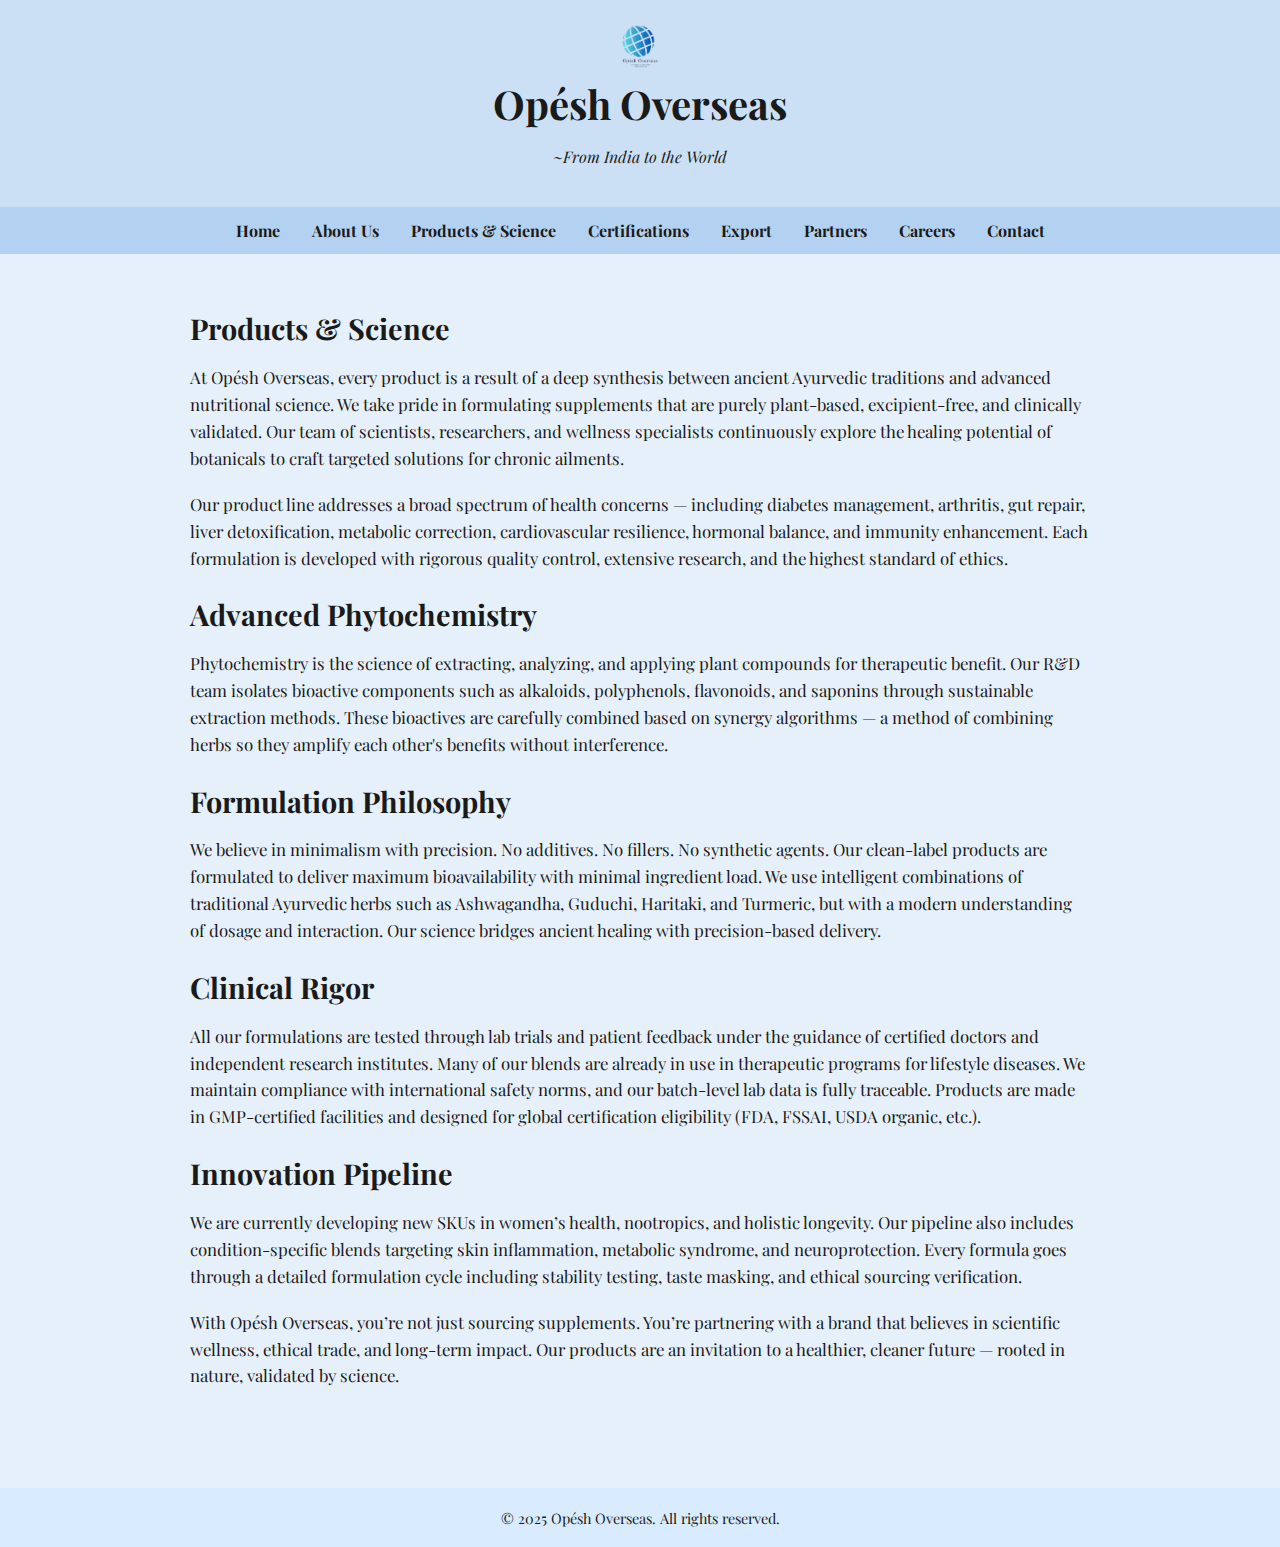
<file: products.html>
<!DOCTYPE html>
<html lang="en">
<head>
  <meta charset="UTF-8" />
  <meta name="viewport" content="width=device-width, initial-scale=1.0" />
  <title>Products & Science - Opésh Overseas</title>
  <link rel="preconnect" href="https://fonts.googleapis.com" />
  <link rel="preconnect" href="https://fonts.gstatic.com" crossorigin />
  <link href="https://fonts.googleapis.com/css2?family=Playfair+Display:wght@400;600&display=swap" rel="stylesheet" />
  <style>
  body {
    font-family: 'Playfair Display', serif;
    background-color: #e6f0fa;
    margin: 0;
    padding: 0;
    color: #1a1a1a;
  }

  header {
    background-color: #cce0f5;
    padding: 1.5rem;
    text-align: center;
  }

  header img {
    width: 80px;
    height: auto;
    display: block;
    margin: 0 auto 0.5rem;
  }

  header h1 {
    font-size: 2.5rem;
    margin: 0;
  }

  nav {
    background-color: #b3d1f0;
    display: flex;
    justify-content: center;
    gap: 2rem;
    padding: 0.8rem 0;
    flex-wrap: wrap;
  }

  nav a {
    text-decoration: none;
    font-weight: bold;
    color: #1a1a1a;
  }

  section {
    padding: 2rem;
    max-width: 900px;
    margin: auto;
  }

  section h2 {
    font-size: 1.8rem;
    margin-bottom: 0.5rem;
  }

  section p {
    font-size: 1.05rem;
    line-height: 1.6;
    margin-bottom: 1.2rem;
  }

  footer {
    background-color: #d9ecff;
    text-align: center;
    padding: 1.2rem;
    font-size: 0.9rem;
    margin-top: 3rem;
  }

  /* Mobile Responsive Styles */
  @media screen and (max-width: 768px) {
    header h1 {
      font-size: 1.8rem;
    }

    header p {
      font-size: 1rem;
    }

    nav {
      flex-direction: column;
      gap: 10px;
      padding: 1rem;
    }

    nav a {
      font-size: 1rem;
    }

    section {
      padding: 1.5rem 1rem;
    }

    section h2 {
      font-size: 1.4rem;
    }

    section p {
      font-size: 1rem;
    }

    footer {
      font-size: 0.85rem;
      padding: 1rem;
    }
  }
  </style>
</head>
<body>
  <header>
    <img src="logo.png" alt="Opésh Overseas Logo" />
    <h1>Opésh Overseas</h1>
    <p><em>~From India to the World</em></p>
  </header>

  <nav>
    <a href="index.html">Home</a>
    <a href="about.html">About Us</a>
    <a href="products.html">Products & Science</a>
    <a href="certifications.html">Certifications</a>
    <a href="export.html">Export</a>
    <a href="partners.html">Partners</a>
    <a href="careers.html">Careers</a>
    <a href="contact.html">Contact</a>
  </nav>

  <section>
    <h2>Products & Science</h2>
    
    <p>At Opésh Overseas, every product is a result of a deep synthesis between ancient Ayurvedic traditions and advanced nutritional science. We take pride in formulating supplements that are purely plant-based, excipient-free, and clinically validated. Our team of scientists, researchers, and wellness specialists continuously explore the healing potential of botanicals to craft targeted solutions for chronic ailments.</p>

    <p>Our product line addresses a broad spectrum of health concerns — including diabetes management, arthritis, gut repair, liver detoxification, metabolic correction, cardiovascular resilience, hormonal balance, and immunity enhancement. Each formulation is developed with rigorous quality control, extensive research, and the highest standard of ethics.</p>

    <h2>Advanced Phytochemistry</h2>
    <p>Phytochemistry is the science of extracting, analyzing, and applying plant compounds for therapeutic benefit. Our R&D team isolates bioactive components such as alkaloids, polyphenols, flavonoids, and saponins through sustainable extraction methods. These bioactives are carefully combined based on synergy algorithms — a method of combining herbs so they amplify each other's benefits without interference.</p>

    <h2>Formulation Philosophy</h2>
    <p>We believe in minimalism with precision. No additives. No fillers. No synthetic agents. Our clean-label products are formulated to deliver maximum bioavailability with minimal ingredient load. We use intelligent combinations of traditional Ayurvedic herbs such as Ashwagandha, Guduchi, Haritaki, and Turmeric, but with a modern understanding of dosage and interaction. Our science bridges ancient healing with precision-based delivery.</p>

    <h2>Clinical Rigor</h2>
    <p>All our formulations are tested through lab trials and patient feedback under the guidance of certified doctors and independent research institutes. Many of our blends are already in use in therapeutic programs for lifestyle diseases. We maintain compliance with international safety norms, and our batch-level lab data is fully traceable. Products are made in GMP-certified facilities and designed for global certification eligibility (FDA, FSSAI, USDA organic, etc.).</p>

    <h2>Innovation Pipeline</h2>
    <p>We are currently developing new SKUs in women’s health, nootropics, and holistic longevity. Our pipeline also includes condition-specific blends targeting skin inflammation, metabolic syndrome, and neuroprotection. Every formula goes through a detailed formulation cycle including stability testing, taste masking, and ethical sourcing verification.</p>

    <p>With Opésh Overseas, you’re not just sourcing supplements. You’re partnering with a brand that believes in scientific wellness, ethical trade, and long-term impact. Our products are an invitation to a healthier, cleaner future — rooted in nature, validated by science.</p>
  </section>

  <footer>
    © 2025 Opésh Overseas. All rights reserved.
  
  </footer>
</body>
</html>
</file>
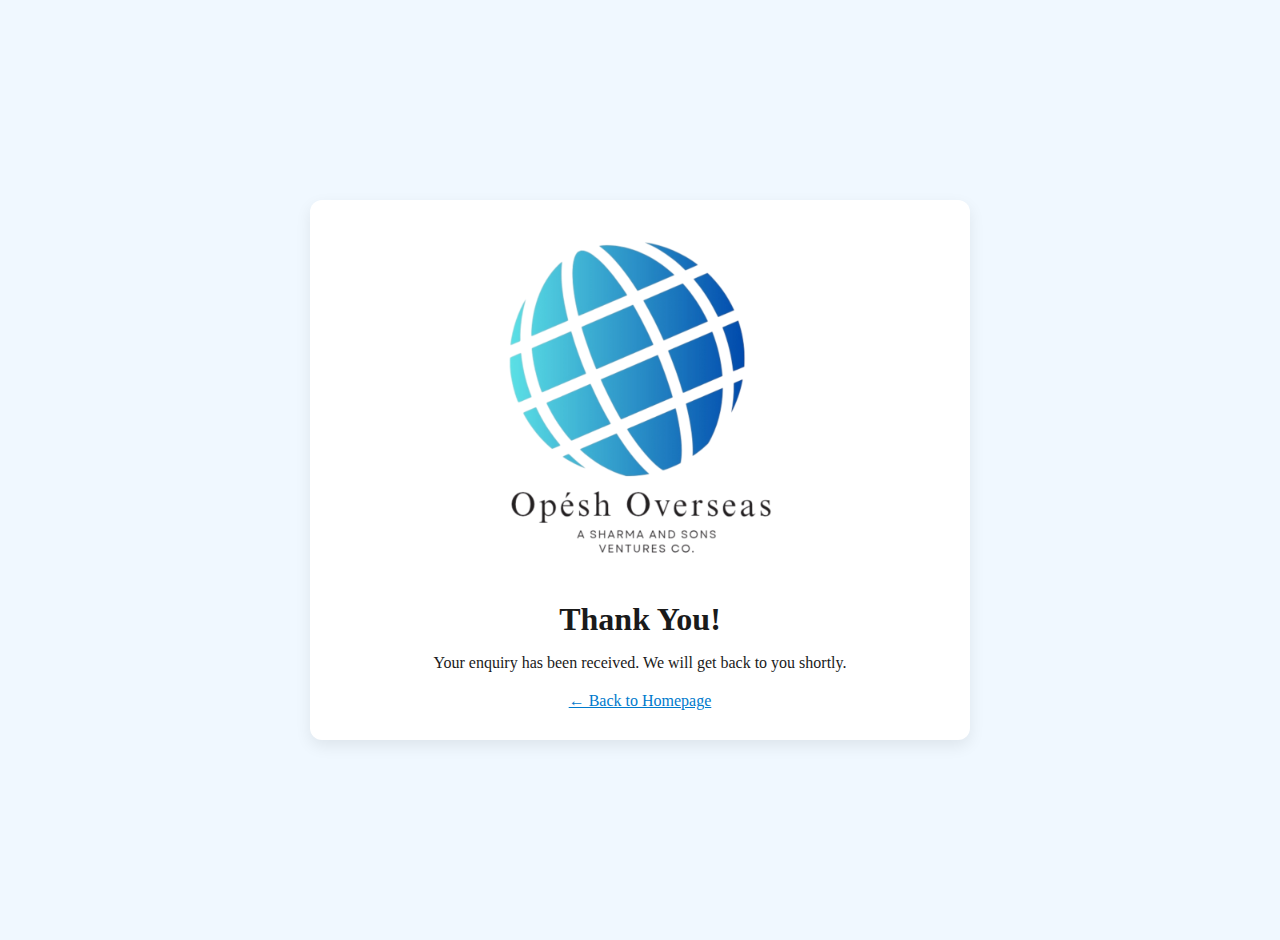
<file: thankyou.html>
<!DOCTYPE html>
<html lang="en">
<head>
  <meta charset="UTF-8" />
  <meta name="viewport" content="width=device-width, initial-scale=1.0" />
  <title>Thank You</title>
  <style>
    body {
      display: flex;
      align-items: center;
      justify-content: center;
      min-height: 100vh;
      margin: 0;
      font-family: 'Playfair Display', serif;
      background-color: #f0f8ff;
      color: #1a1a1a;
      text-align: center;
      padding: 20px;
    }
    .box {
      width: 100%;
      max-width: 600px;
      background: #ffffff;
      padding: 30px;
      border-radius: 12px;
      box-shadow: 0 6px 16px rgba(0, 0, 0, 0.08);
    }
    .box img {
      max-width: 100%;
      height: auto;
      margin-bottom: 20px;
    }
    .box h1 {
      margin: 10px 0;
      font-size: 2rem;
    }
    .box p {
      font-size: 1rem;
      margin-bottom: 20px;
    }
    .box a {
      color: #007acc;
      text-decoration: underline;
      font-size: 1rem;
    }

    @media (max-width: 768px) {
      .box {
        padding: 20px;
      }
      .box h1 {
        font-size: 1.5rem;
      }
      .box p, .box a {
        font-size: 0.95rem;
      }
    }

    @media (max-width: 480px) {
      .box {
        padding: 15px;
      }
      .box h1 {
        font-size: 1.3rem;
      }
      .box p, .box a {
        font-size: 0.9rem;
      }
    }
  </style>
</head>
<body>
  <div class="box">
    <img src="logo.png" alt="Opésh Overseas Logo" />
    <h1>Thank You!</h1>
    <p>Your enquiry has been received. We will get back to you shortly.</p>
    <a href="index.html">← Back to Homepage</a>
  </div>
</body>
</html>
</file>
